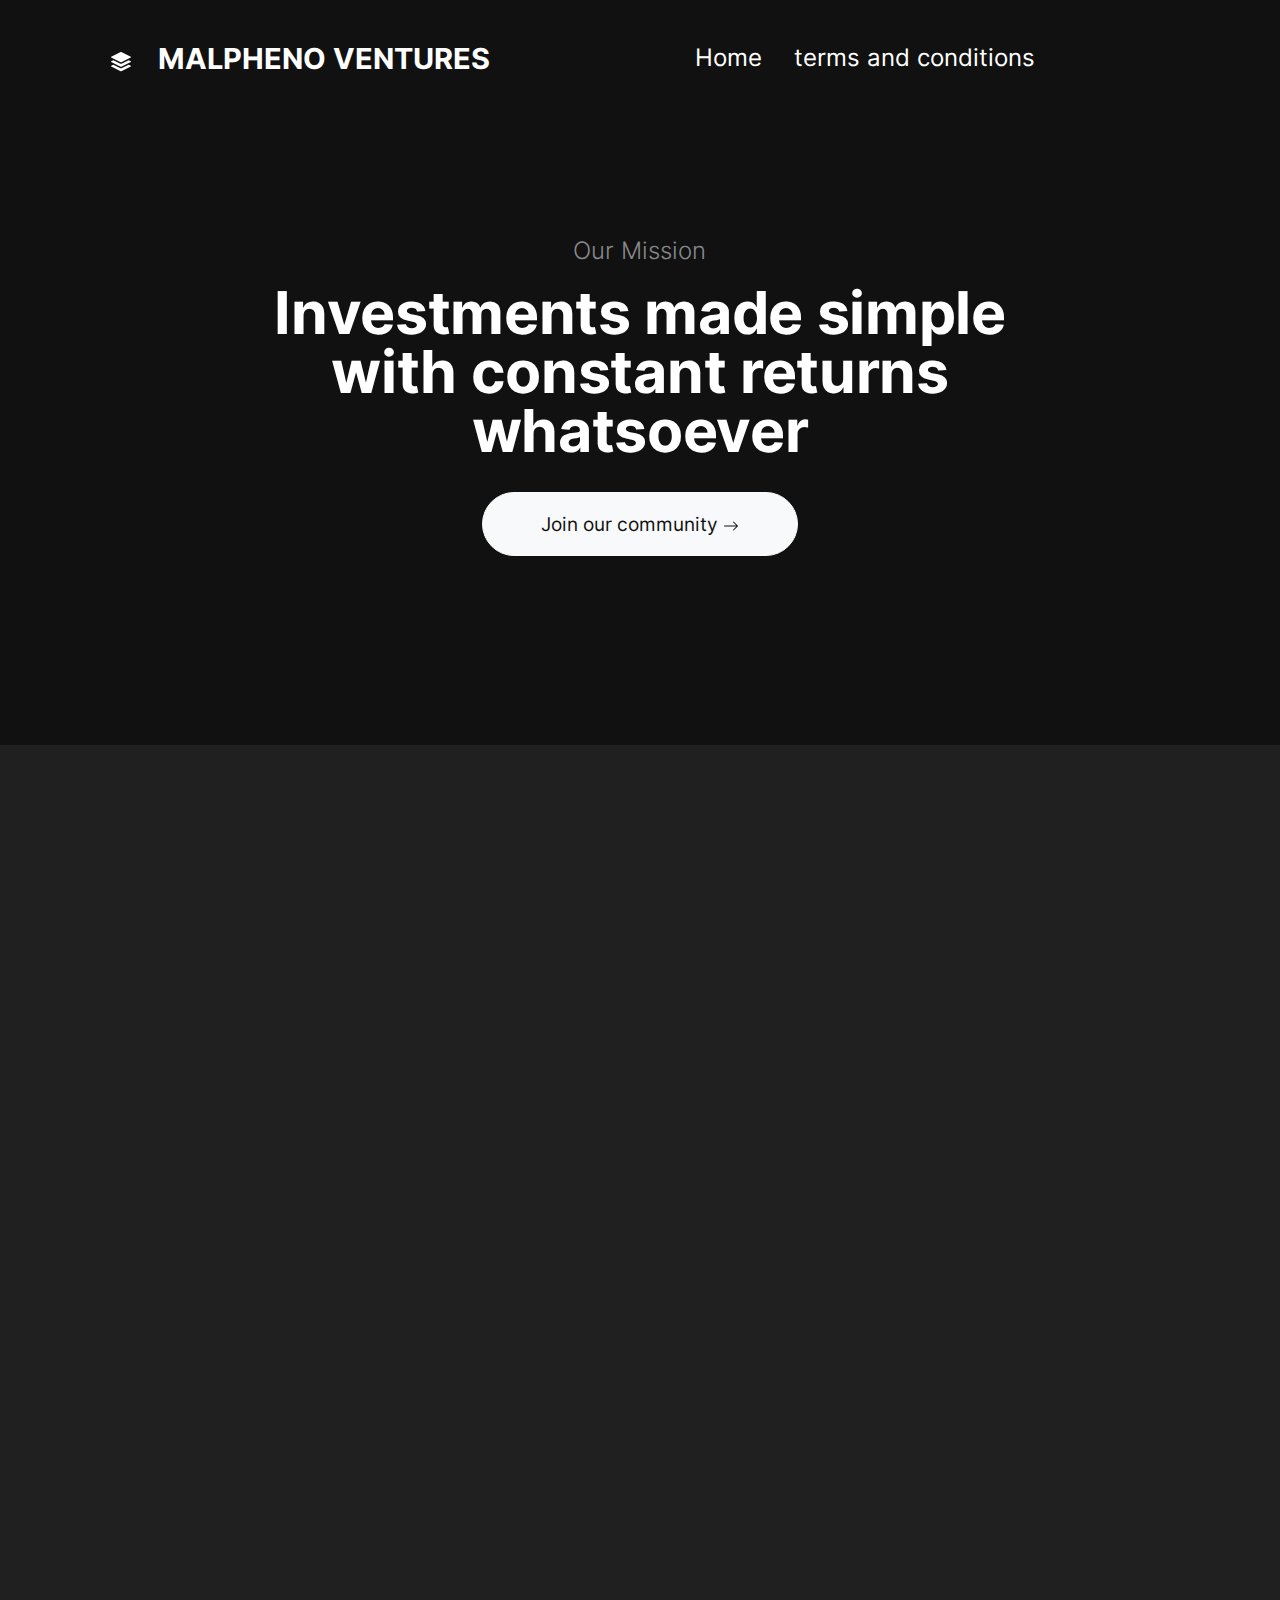
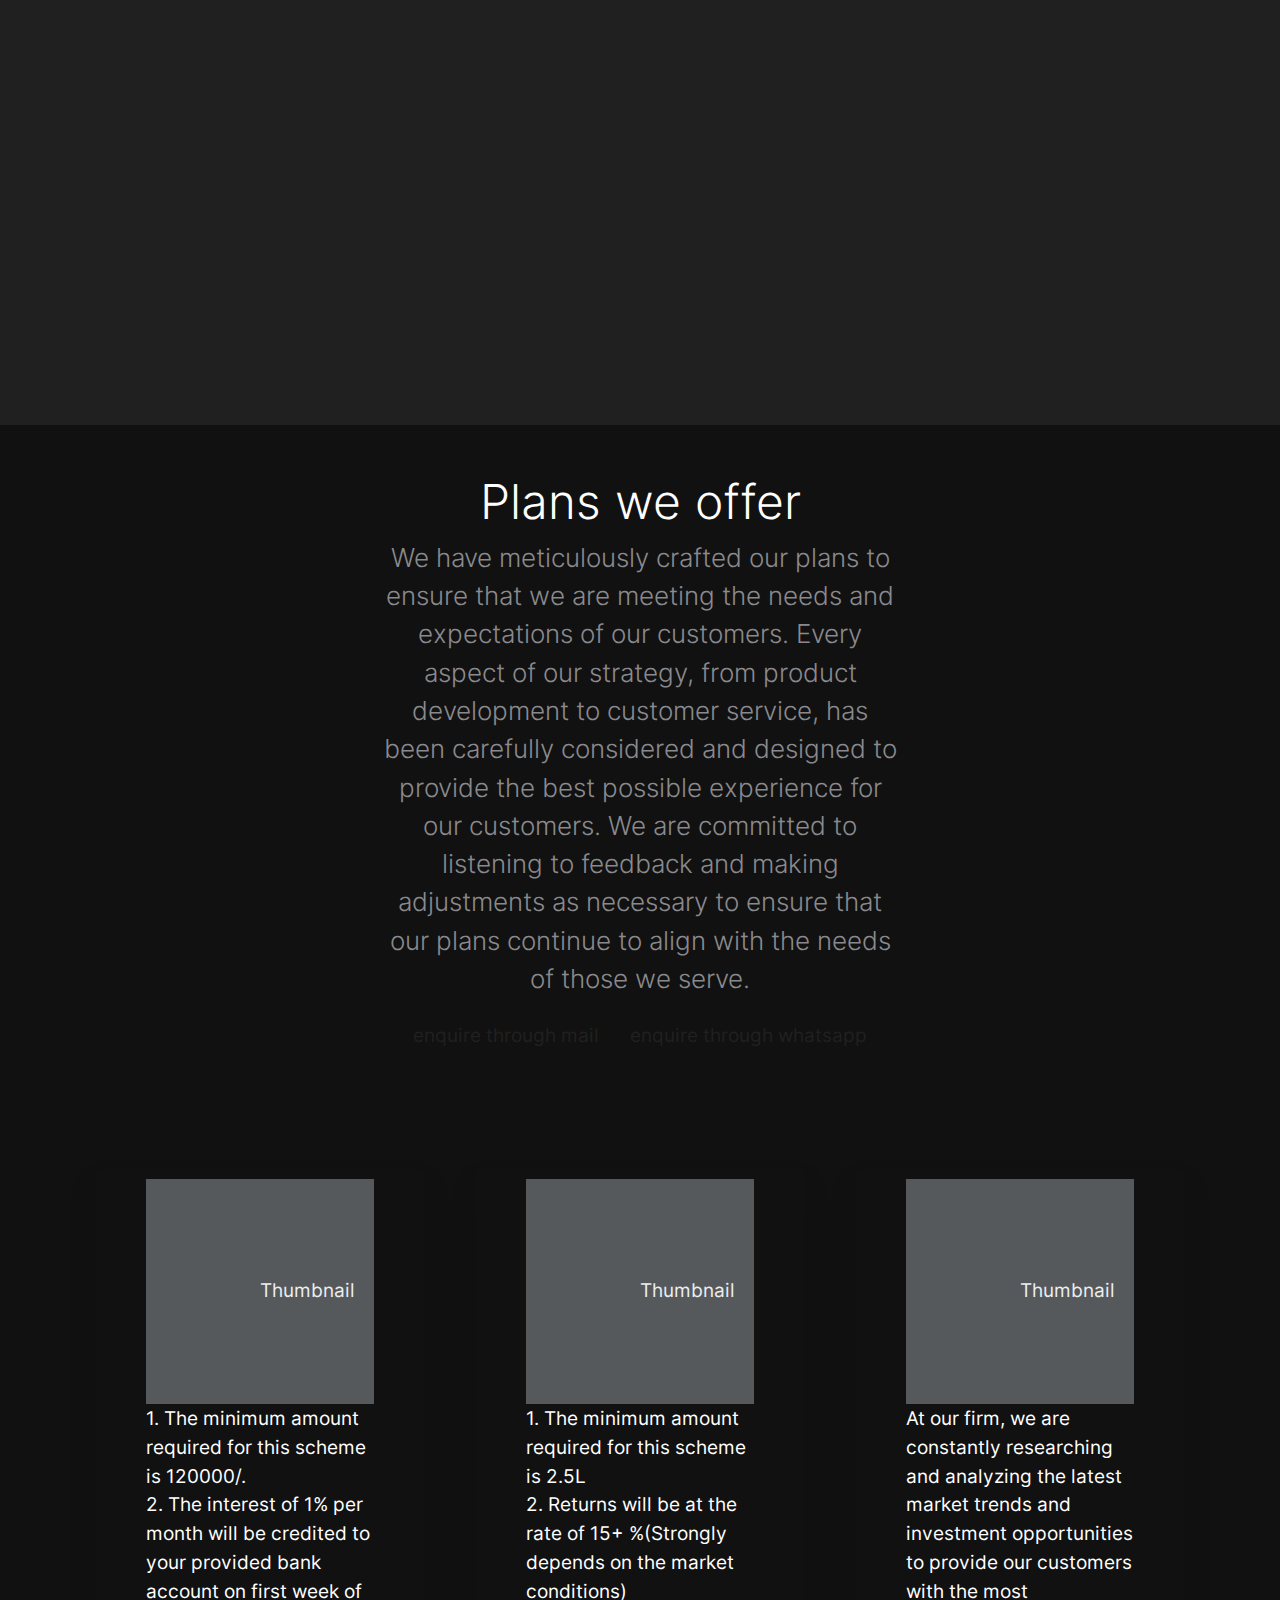
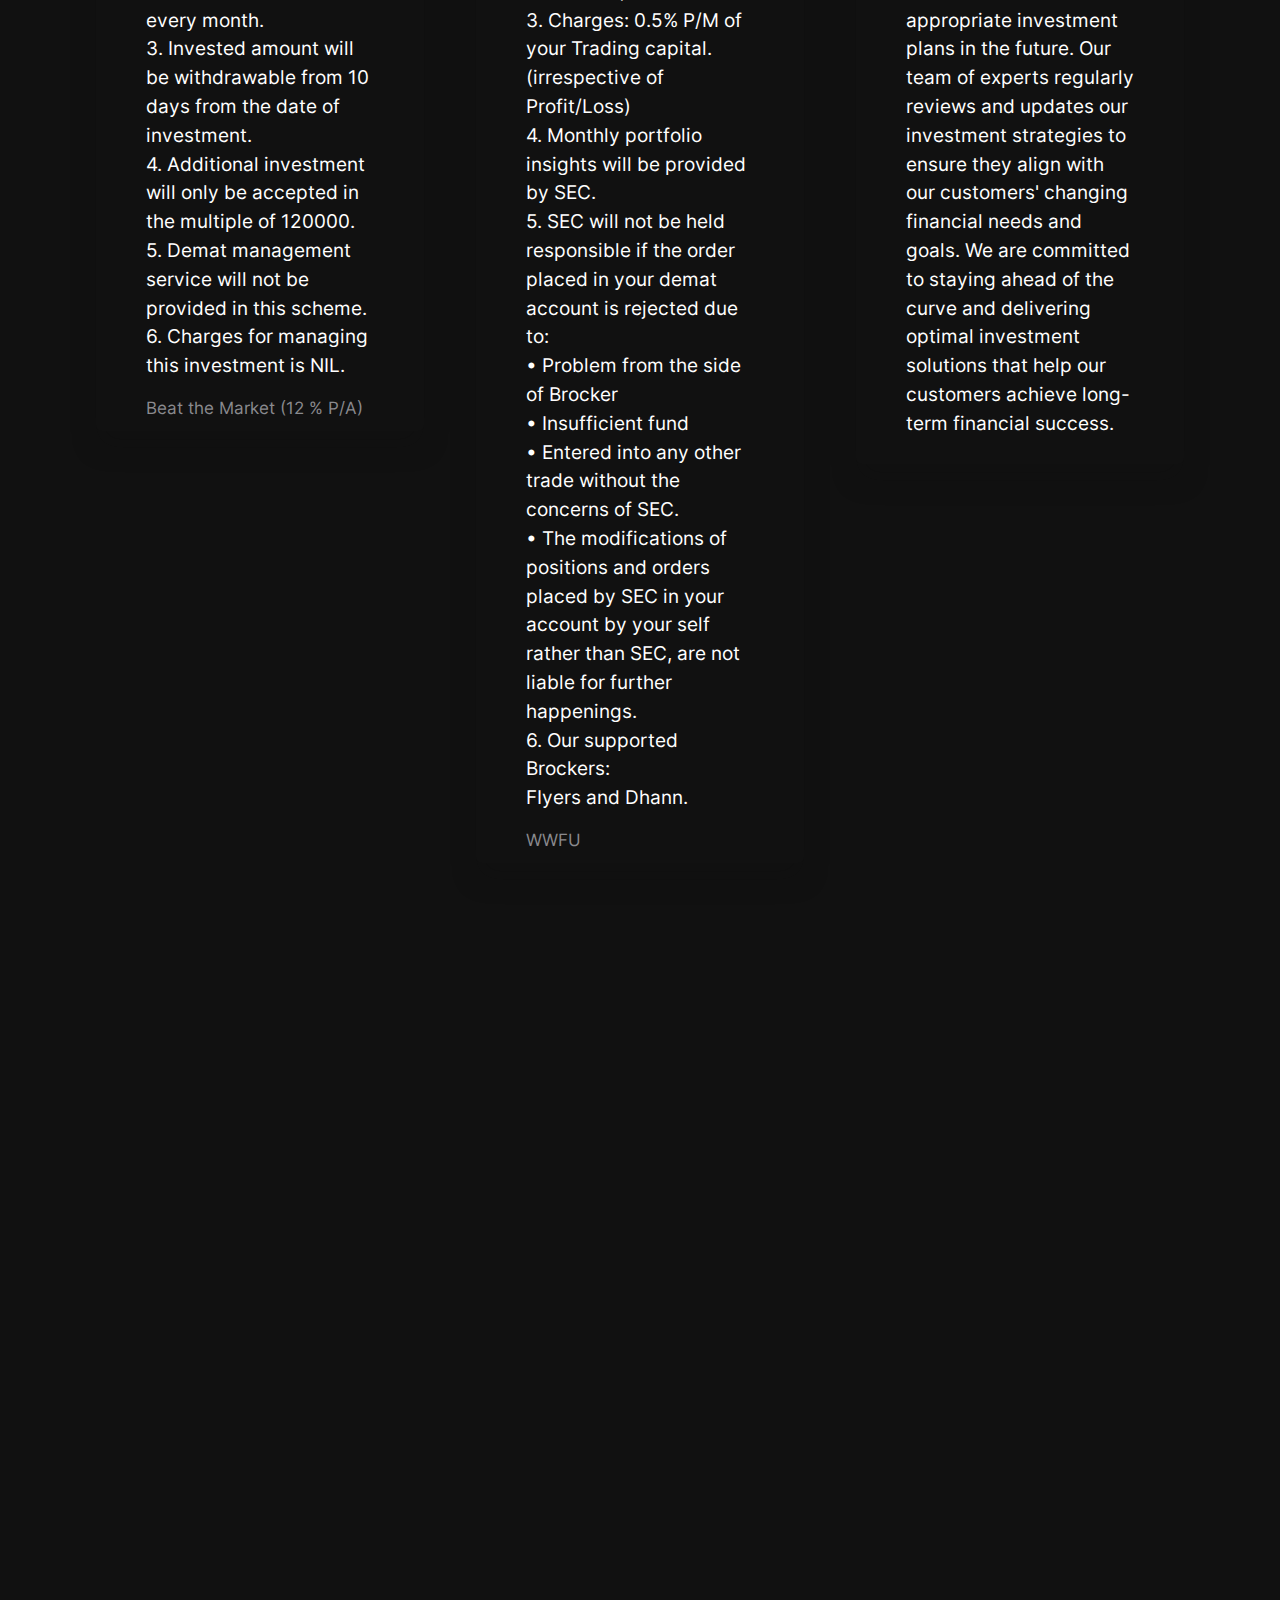
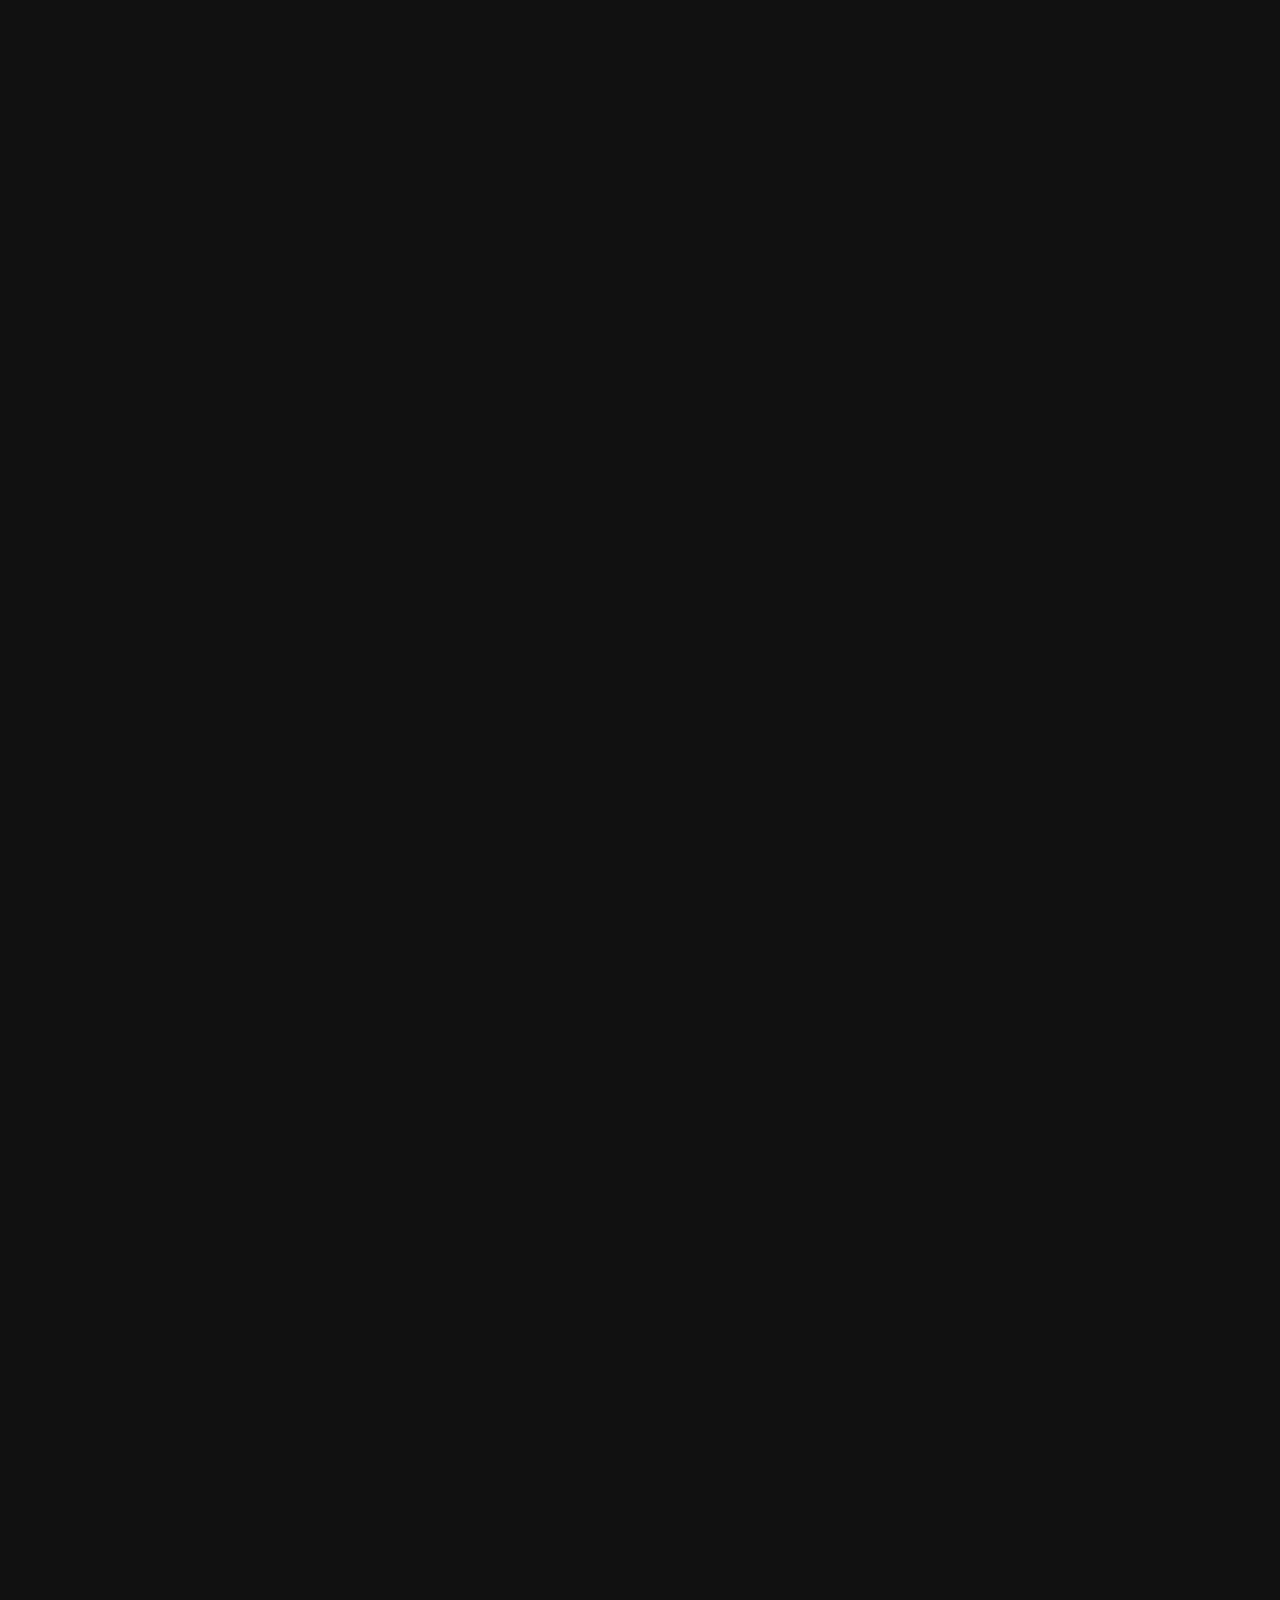
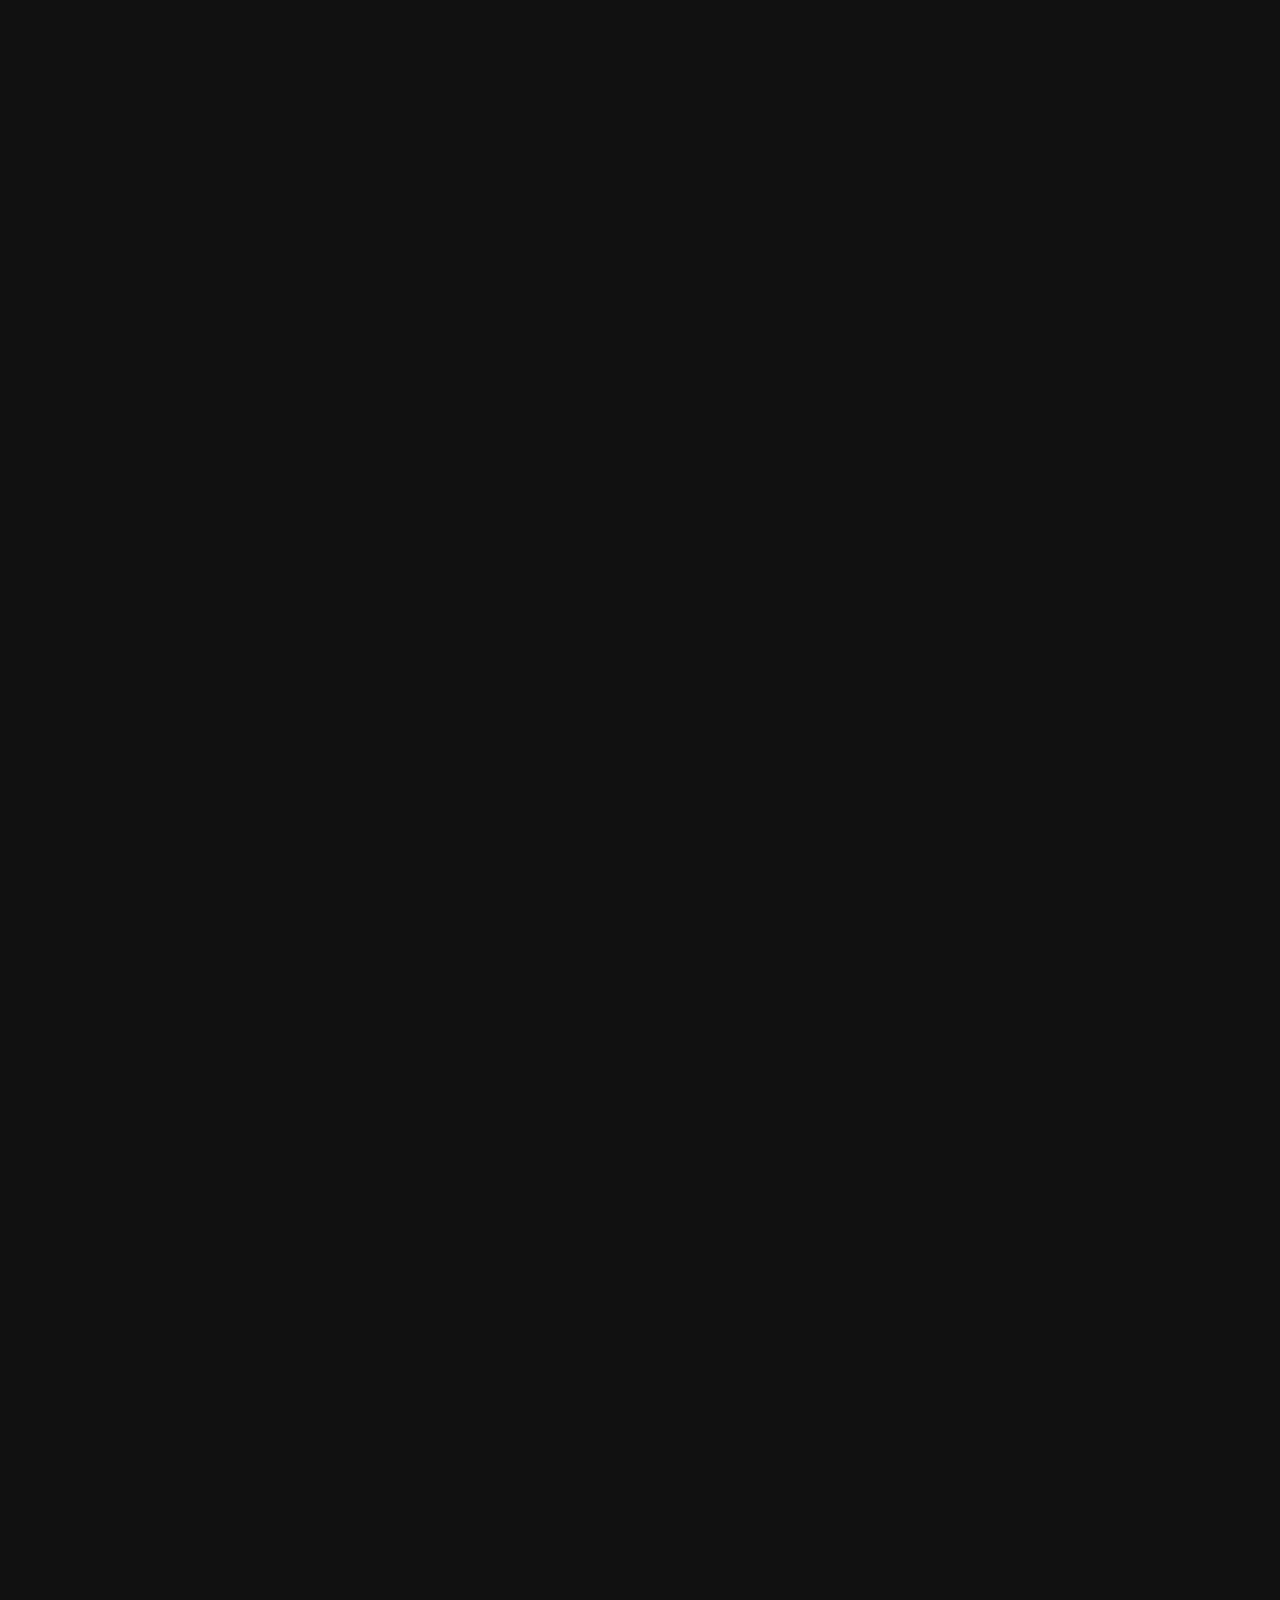
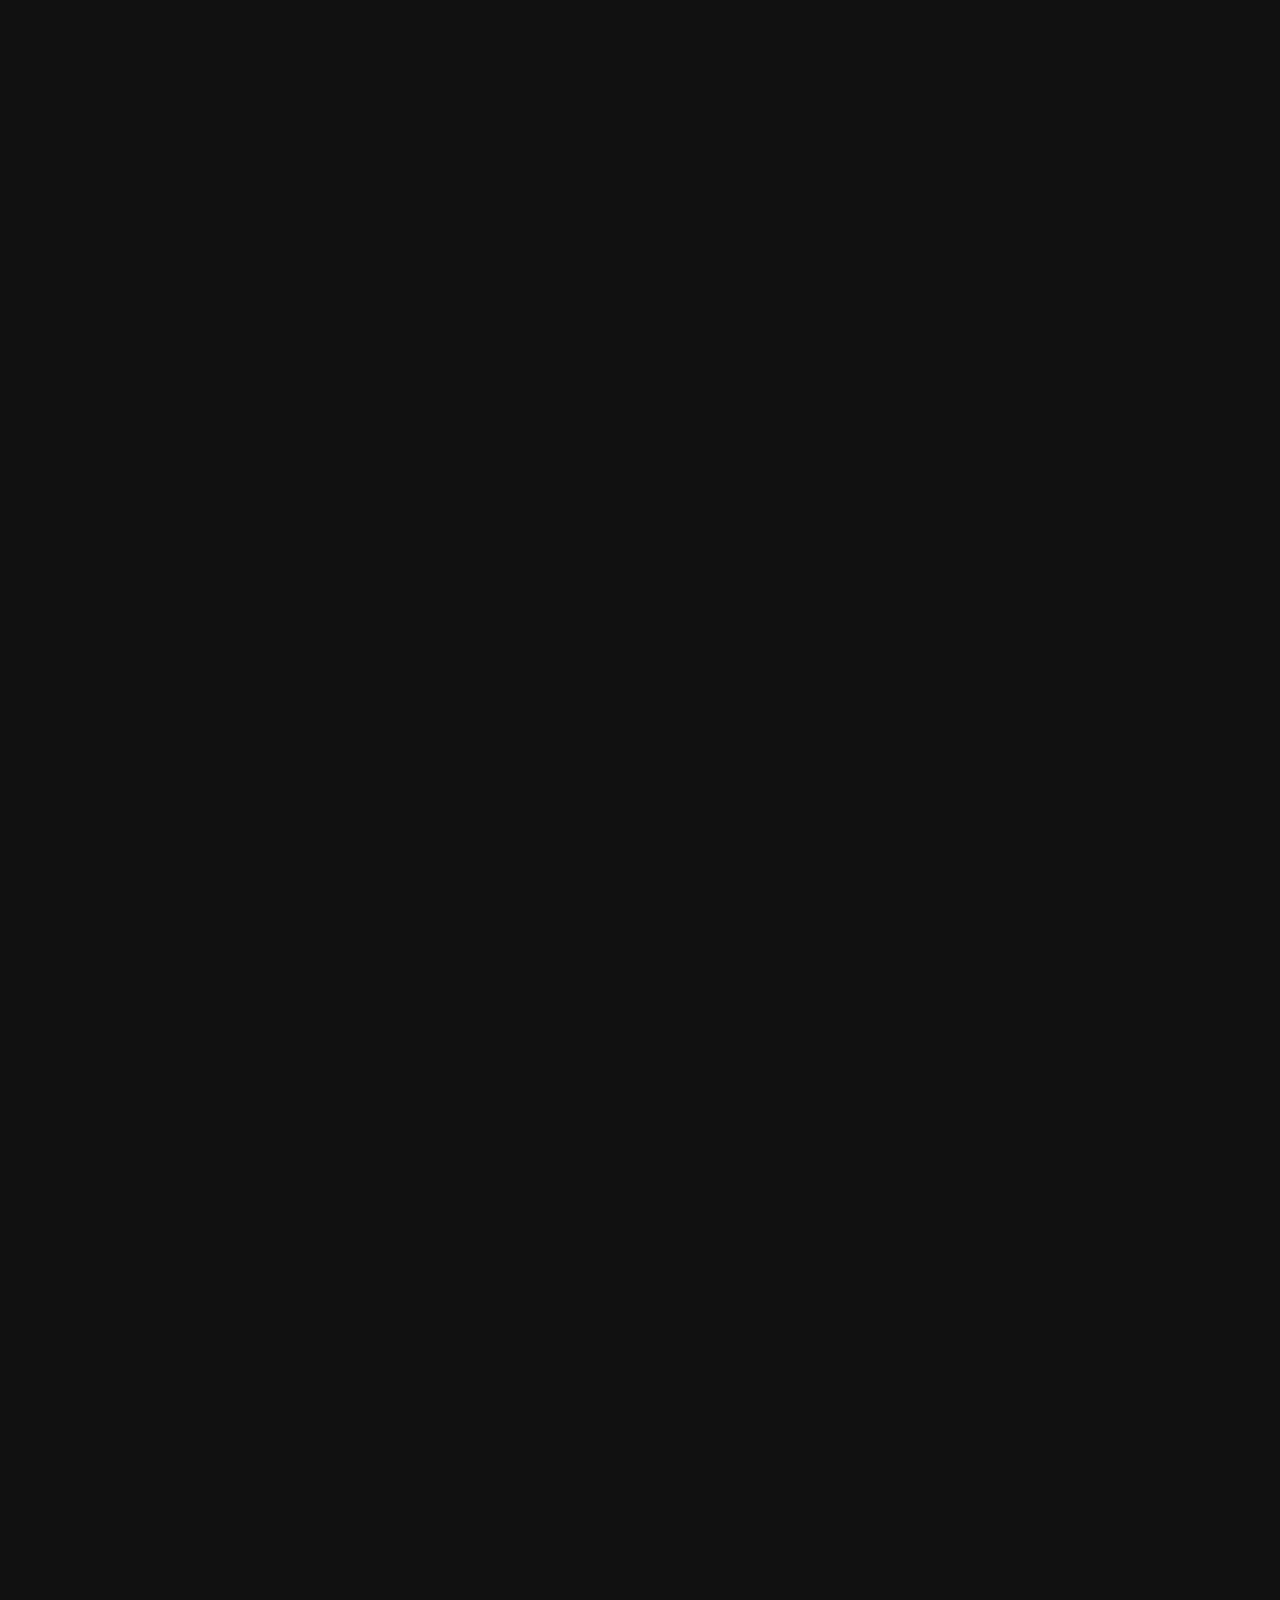
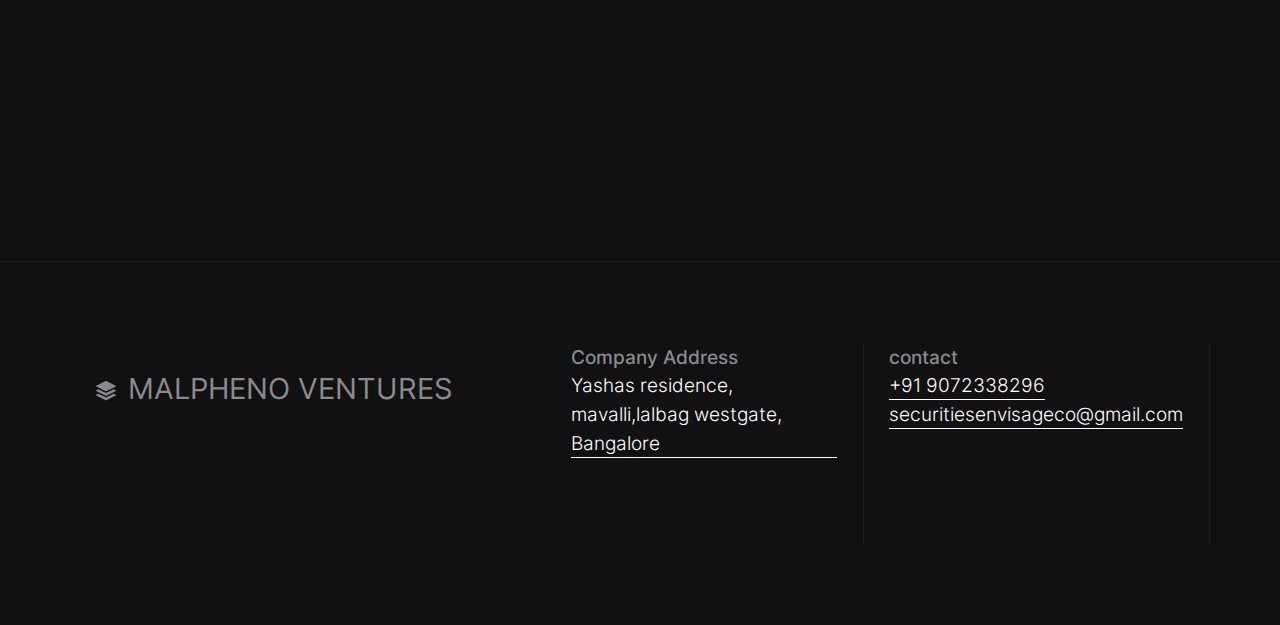
<file: klar_template_1_0/index.html>
<!doctype html>
<html class="h-100" lang="en">

  <head>
      <meta charset="utf-8">
  <meta name="viewport" content="width=device-width,initial-scale=1,shrink-to-fit=no">
  <meta name="description" content="A well made and handcrafted Bootstrap 5 template">
  <link rel="apple-touch-icon" sizes="180x180" href="img/apple-touch-icon.png">
  <link rel="icon" type="image/png" sizes="32x32" href="img/favicon-32x32.png">
  <link rel="icon" type="image/png" sizes="16x16" href="img/favicon-16x16.png">
  <link rel="icon" type="image/png" sizes="96x96" href="img/favicon.png">
  <meta name="author" content="Holger Koenemann">
  <meta name="generator" content="Eleventy v2.0.0">
  <meta name="HandheldFriendly" content="true">
  <title>Klar HTML Template - Frontpage one</title>
  <link rel="stylesheet" href="css/theme.min.css">

   <style>

/* inter-300 - latin */
@font-face {
  font-family: 'Inter';
  font-style: normal;
  font-weight: 300;
  font-display: swap;
  src: local(''),
       url('fonts/inter-v12-latin-300.woff2') format('woff2'), /* Chrome 26+, Opera 23+, Firefox 39+ */
       url('fonts/inter-v12-latin-300.woff') format('woff'); /* Chrome 6+, Firefox 3.6+, IE 9+, Safari 5.1+ */
}

/* inter-400 - latin */
@font-face {
  font-family: 'Inter';
  font-style: normal;
  font-weight: 400;
  font-display: swap;
  src: local(''),
       url('fonts/inter-v12-latin-regular.woff2') format('woff2'), /* Chrome 26+, Opera 23+, Firefox 39+ */
       url('fonts/inter-v12-latin-regular.woff') format('woff'); /* Chrome 6+, Firefox 3.6+, IE 9+, Safari 5.1+ */
}

@font-face {
  font-family: 'Inter';
  font-style: normal;
  font-weight: 500;
  font-display: swap;
  src: local(''),
       url('fonts/inter-v12-latin-500.woff2') format('woff2'), /* Chrome 26+, Opera 23+, Firefox 39+ */
       url('fonts/inter-v12-latin-500.woff') format('woff'); /* Chrome 6+, Firefox 3.6+, IE 9+, Safari 5.1+ */
}
@font-face {
  font-family: 'Inter';
  font-style: normal;
  font-weight: 700;
  font-display: swap;
  src: local(''),
       url('fonts/inter-v12-latin-700.woff2') format('woff2'), /* Chrome 26+, Opera 23+, Firefox 39+ */
       url('fonts/inter-v12-latin-700.woff') format('woff'); /* Chrome 6+, Firefox 3.6+, IE 9+, Safari 5.1+ */
}

</style>


  </head>

  <body class="bg-black text-white mt-0" data-bs-spy="scroll" data-bs-target="#navScroll">

    <nav id="navScroll" class="navbar navbar-dark bg-black fixed-top px-vw-5" tabindex="0">
  <div class="container">
    <a class="navbar-brand pe-md-4 fs-4 col-12 col-md-auto text-center" href="index.html">
  <svg xmlns="http://www.w3.org/2000/svg" width="50" height="20" fill="currentColor" class="bi bi-stack" viewBox="0 0 16 16">
    <path d="m14.12 10.163 1.715.858c.22.11.22.424 0 .534L8.267 15.34a.598.598 0 0 1-.534 0L.165 11.555a.299.299 0 0 1 0-.534l1.716-.858 5.317 2.659c.505.252 1.1.252 1.604 0l5.317-2.66zM7.733.063a.598.598 0 0 1 .534 0l7.568 3.784a.3.3 0 0 1 0 .535L8.267 8.165a.598.598 0 0 1-.534 0L.165 4.382a.299.299 0 0 1 0-.535L7.733.063z"/>
    <path d="m14.12 6.576 1.715.858c.22.11.22.424 0 .534l-7.568 3.784a.598.598 0 0 1-.534 0L.165 7.968a.299.299 0 0 1 0-.534l1.716-.858 5.317 2.659c.505.252 1.1.252 1.604 0l5.317-2.659z"/>
  </svg>
  <span class="ms-md-1 mt-1 fw-bolder me-md-5">MALPHENO VENTURES</span>
</a>

      <ul class="navbar-nav mx-auto mb-2 mb-lg-0 list-group list-group-horizontal">
      <li class="nav-item">
  <a class="nav-link fs-5" href="index.html" aria-label="Homepage">
    Home
  </a>
</li>
<li class="nav-item">
  <a class="nav-link fs-5" href="content.html" aria-label="A sample content page">
    terms and conditions
  </a>
</li>
<li class="nav-item">
  <a class="nav-link fs-5" href="system.html" aria-label="A system message page">
    
  </a>
</li>

    </ul>
      
</div>
</nav>

    <main>
      <div class="w-100 overflow-hidden position-relative bg-black text-white" data-aos="fade">
  <div class="position-absolute w-100 h-100 bg-black opacity-75 top-0 start-0"></div>
  <div class="container py-vh-4 position-relative mt-5 px-vw-5 text-center">
  <div class="row d-flex align-items-center justify-content-center py-vh-5">
    <div class="col-12 col-xl-10">
      <span class="h5 text-secondary fw-lighter">Our Mission</span>
      <h1 class="display-huge mt-3 mb-3 lh-1">Investments made simple with constant returns whatsoever</h1>
    </div>
    <div class="col-12 col-xl-8">
      <p class="lead text-secondary"></p>
    </div>
    <div class="col-12 text-center">
      <a href="https://chat.whatsapp.com/LqfYQo6O5qM0LnfCZVX4I3" class="btn btn-xl btn-light">Join our community
        <svg xmlns="http://www.w3.org/2000/svg" width="16" height="16" fill="currentColor" class="bi bi-arrow-right" viewBox="0 0 16 16">
  <path fill-rule="evenodd" d="M1 8a.5.5 0 0 1 .5-.5h11.793l-3.147-3.146a.5.5 0 0 1 .708-.708l4 4a.5.5 0 0 1 0 .708l-4 4a.5.5 0 0 1-.708-.708L13.293 8.5H1.5A.5.5 0 0 1 1 8z"/>
</svg>
</a>
    </div>
  </div>
</div>

</div>

<div class="w-100 position-relative bg-black text-white bg-cover d-flex align-items-center">
  <div class="container-fluid px-vw-5">
    <div class="position-absolute w-100 h-50 bg-dark bottom-0 start-0"></div>
    <div class="row d-flex align-items-center position-relative justify-content-center px-0 g-5">
      <!-- <div class="col-12 col-lg-6">
        <img src="DALL·E 2023-03-26 18.09.40 - 3d render of the word 'BE' in neon background.png" width="2280" height="1732" alt="abstract image" class="img-fluid position-relative rounded-5 shadow" data-aos="fade-up">
      </div>
      <div class="col-12 col-md-6 col-lg-3">
        <img src="a.png" width="1116" height="1578" alt="abstract image" class="img-fluid position-relative rounded-5 shadow" data-aos="fade-up" data-aos-duration="2000">
      </div>
      <div class="col-12 col-md-6 col-lg-3">
        <img src="bull1.png" width="1116" height="848" alt="abstract image" class="img-fluid position-relative rounded-5 shadow" data-aos="fade-up" data-aos-duration="3000">
      </div> -->
    </div>
  </div>
</div>
<div class="bg-dark">
  <div class="container px-vw-5 py-vh-5">
    <div class="row d-flex align-items-center">
      <div class="col-12 col-lg-7 text-lg-end" data-aos="fade-right">
        <span class="h5 text-secondary fw-lighter">THE GOAL</span>
        <h2 class="display-4">"Experience exponential growth with us - your partner for success!"</h2>
      </div>
      <div class="col-12 col-lg-5" data-aos="fade-left">
        <h3 class="pt-5">MISSION</h3>
        <p class="text-secondary">Our mission is to deliver exceptional [product/service] solutions to our customers, leveraging the latest technology and best practices to provide the highest quality and most reliable products and services at the best price possible. We are committed to understanding the unique needs of our customers and providing personalized service that exceeds their expectations. We strive to operate with integrity and respect, and to create a positive impact on the communities in which we operate. Through our commitment to innovation, quality, and customer service, we aim to be a trusted partner for our customers and a leading force in the industry.<br>
          <a href="#" class="link-fancy link-fancy-light me-2">Tell me more</a>
          <svg xmlns="http://www.w3.org/2000/svg" width="24" height="24" fill="currentColor" class="bi bi-arrow-right-circle" viewBox="0 0 16 16">
  <path fill-rule="evenodd" d="M1 8a7 7 0 1 0 14 0A7 7 0 0 0 1 8zm15 0A8 8 0 1 1 0 8a8 8 0 0 1 16 0zM4.5 7.5a.5.5 0 0 0 0 1h5.793l-2.147 2.146a.5.5 0 0 0 .708.708l3-3a.5.5 0 0 0 0-.708l-3-3a.5.5 0 1 0-.708.708L10.293 7.5H4.5z"/>
</svg>
</p>
        <h3 class="border-top border-secondary pt-5 mt-5">VISION</h3>
        <p class="text-secondary">Our vision is to be the leading provider of [product/service] in the industry, recognized for our innovation, quality, skilled workers and exceptional customer service. We aspire to be a company that sets the standard for excellence in everything we do, and to create meaningful value for all of our stakeholders as well as customers<br>
          <a href="#" class="link-fancy link-fancy-light me-2">Tell me more</a>
          <svg xmlns="http://www.w3.org/2000/svg" width="24" height="24" fill="currentColor" class="bi bi-arrow-right-circle" viewBox="0 0 16 16">
  <path fill-rule="evenodd" d="M1 8a7 7 0 1 0 14 0A7 7 0 0 0 1 8zm15 0A8 8 0 1 1 0 8a8 8 0 0 1 16 0zM4.5 7.5a.5.5 0 0 0 0 1h5.793l-2.147 2.146a.5.5 0 0 0 .708.708l3-3a.5.5 0 0 0 0-.708l-3-3a.5.5 0 1 0-.708.708L10.293 7.5H4.5z"/>
</svg>
</p>
      </div>
    </div>
  </div>
</div>







<main>

  <section class="py-5 text-center container">
    <div class="row py-lg-5">
      <div class="col-lg-6 col-md-8 mx-auto">
        <h1 class="fw-light">Plans we offer</h1>
        <p class="lead text-muted">We have meticulously crafted our plans to ensure that we are meeting the needs and expectations of our customers. Every aspect of our strategy, from product development to customer service, has been carefully considered and designed to provide the best possible experience for our customers. We are committed to listening to feedback and making adjustments as necessary to ensure that our plans continue to align with the needs of those we serve.</p>
        <p>
          <a href="mailto:securitiesenvisageco@gmail.com" class="btn btn-primary my-2">enquire through mail</a>
          <a href="https://wa.me/message/V5ZKTJ3LM46XN1" class="btn btn-secondary my-2">enquire through whatsapp</a>
        </p>
      </div>
    </div>
  </section>

  <div class="album py-5 bg-black">
    <div class="container">

      <div class="row row-cols-1 row-cols-sm-2 row-cols-md-3 g-3 bg-black">
        <div class="col">
          <div class="card shadow-sm bg-black">
            <svg class="bd-placeholder-img card-img-top" width="100%" height="225" xmlns="http://www.w3.org/2000/svg" role="img" aria-label="Placeholder: Thumbnail" preserveAspectRatio="xMidYMid slice" focusable="false"><title>Placeholder</title><rect width="100%" height="100%" fill="#55595c"/><text x="50%" y="50%" fill="#eceeef" dy=".3em">Thumbnail</text></svg>

            <div class="card-body">
              <p class="card-text">1. The minimum amount required for this scheme is 120000/. <br>
                2. The interest of 1% per month will be credited to your provided bank account on first week of every month.<br>
                3. Invested amount will be withdrawable from 10 days from the date of investment.<br>
                4. Additional investment will only be accepted in the multiple of 120000. <br>
                5. Demat management service will not be provided in this scheme.<br>
                6. Charges for managing this investment is NIL.
                
                </p>
              <div class="d-flex justify-content-between align-items-center">
                <div class="btn-group">
                  <!-- <button type="button" class="btn btn-sm btn-outline-secondary">View</button>
                  <button type="button" class="btn btn-sm btn-outline-secondary">Edit</button> -->
                </div>
                <small class="text-muted">Beat the Market (12 % P/A)
                </small>
              </div>
            </div>
          </div>
        </div>
        <div class="col">
          <div class="card shadow-sm bg-black">
            <svg class="bd-placeholder-img card-img-top" width="100%" height="225" xmlns="http://www.w3.org/2000/svg" role="img" aria-label="Placeholder: Thumbnail" preserveAspectRatio="xMidYMid slice" focusable="false"><title>Placeholder</title><rect width="100%" height="100%" fill="#55595c"/><text x="50%" y="50%" fill="#eceeef" dy=".3em">Thumbnail</text></svg>

            <div class="card-body bg-black">
              <p class="card-text bg-black">1. The minimum amount required for this scheme is 2.5L <br>
                2. Returns will be at the rate of 15+ %(Strongly depends on the market conditions)   <br>
                3. Charges: 0.5% P/M of your Trading capital.(irrespective of Profit/Loss)   <br>
                4. Monthly portfolio insights will be provided by SEC.    <br>
                5. SEC will not be held responsible if the order placed in your demat account is rejected due to:  <br>
                 • Problem from the side of Brocker  <br>
                 • Insufficient fund   <br>
                 • Entered into any other trade without the concerns of SEC.   <br>
                 • The modifications of positions and orders placed by SEC in your account by your self rather than SEC, are not liable for further happenings.   <br>
                6. Our supported Brockers: FIyers and Dhann.</p>
              <div class="d-flex justify-content-between align-items-center bg-black">
                <div class="btn-group">
                  <!-- <button type="button" class="btn btn-sm btn-outline-secondary">View</button>
                  <button type="button" class="btn btn-sm btn-outline-secondary">Edit</button> -->
                </div>
                <small class="text-muted">WWFU</small>
              </div>
            </div>
          </div>
        </div>
        <div class="col">
          <div class="card shadow-sm bg-black">
            <svg class="bd-placeholder-img card-img-top" width="100%" height="225" xmlns="http://www.w3.org/2000/svg" role="img" aria-label="Placeholder: Thumbnail" preserveAspectRatio="xMidYMid slice" focusable="false"><title>Placeholder</title><rect width="100%" height="100%" fill="#55595c"/><text x="50%" y="50%" fill="#eceeef" dy=".3em">Thumbnail</text></svg>

            <div class="card-body">
              <p class="card-text">At our firm, we are constantly researching and analyzing the latest market trends and investment opportunities to provide our customers with the most appropriate investment plans in the future. Our team of experts regularly reviews and updates our investment strategies to ensure they align with our customers' changing financial needs and goals. We are committed to staying ahead of the curve and delivering optimal investment solutions that help our customers achieve long-term financial success.</p>
              <div class="d-flex justify-content-between align-items-center">
                <div class="btn-group">
                  <!-- <button type="button" class="btn btn-sm btn-outline-secondary">View</button>
                  <button type="button" class="btn btn-sm btn-outline-secondary">Edit</button> -->
                </div>
                <small class="text-muted"> </small>
              </div>
            </div>
          </div>
        </div>

      







</div>
<div class="container-fluid px-vw-5 position-relative" data-aos="fade">
<div class="position-absolute w-100 h-50 bg-black top-0 start-0"></div>
<!-- <div class="position-relative py-vh-5 bg-cover bg-center rounded-5" style="background-image: url(img/webp/abstract12.webp)"> -->
  <div class="container bg-black px-vw-5 py-vh-3 rounded-5 shadow">
  <div class="row d-flex align-items-center">

  <div class="col-6 d-flex align-items-center bg-dark shadow rounded-5 p-0" data-aos="zoom-in-up">
    <div class="row d-flex justify-content-center">
      <div class="col-12">
    <img src="IMG-20230324-WA0192 (2).jpg" width="684" height="457" alt="our CEO with some nice numbers" class="img-fluid rounded-5" loading="lazy">
  </div>
  <div class="col-12 col-lg-10 col-xl-8 text-center my-5">
    <p class="lead border-bottom pb-4 border-secondary">Average capital of 3 lacks,30% achieved in 6 months</p>
    <p class="text-secondary text-center">Uthraj M S, CEO</p>
</div>
</div>
</div>
  <div class="col-5 offset-1">
    <span class="h5 text-white fw-lighter">Total capital</span>
    <h2 class="display-huge fw-bolder" data-aos="zoom-in-left"> ₹1800000 <br> total capital <br> collected </h2>
<p class="h4 fw-lighter text-white-50">
    From our most trusted customer base. 
</p>

<h2 class="display-huge fw-bolder border-top border-secondary pt-5 mt-5" data-aos="zoom-in-left">18% per annum <br> forever</h2>
<p class="h4 fw-light text-secondary">
this is constant,bear will not take you.
</p>
<h2 class="display-huge fw-bolder border-top border-secondary pt-5 mt-5" data-aos="zoom-in-left">100%  <br> customer <br> satisfaction</h2>
<p class="h4 fw-lighter text-white">
customer satisfaction
</p>
</div>
  </div>
</div>


<div class="bg-black py-vh-3">
  <div class="container bg-black px-vw-5 py-vh-3 rounded-5 shadow">

  <div class="row gx-5">
    <div class="col-12 col-md-6">
      <div class="card bg-transparent mb-5" data-aos="zoom-in-up">
        <div class="bg-dark shadow rounded-5 p-0">
          <img src="my photo.jpeg" width="582" height="327" alt="abstract image" class="img-fluid rounded-5 no-bottom-radius" loading="lazy">
          <div class="p-5">
            <h2 class="fw-lighter">Uthraj MS,Founder/CEO </h2>
            <p class="pb-4 text-secondary">I am thrilled to welcome you to our company's website. As the founder of this company, I am proud to lead a team of talented professionals who are passionate about delivering innovative products and services to our customers.

              We take great pride in our track record of success and the relationships we have built with our clients.
              
              At our core, we believe in innovation, agility, and customer service. We are constantly pushing the boundaries of what is possible, exploring new technologies and much more!</p>
            <a href="#" class="link-fancy link-fancy-light">Read more</a>
          </div>
        </div>
      </div>

      <div class="card bg-transparent" data-aos="zoom-in-up">
        <div class="bg-dark shadow rounded-5 p-0">
          <img src="ashilesh.jpeg" width="582" height="442" alt="abstract image" class="img-fluid rounded-5 no-bottom-radius" loading="lazy">
          <div class="p-5">
            <h2 class="fw-lighter">Ashilesh,Co-Founder/Secretary</h2>
            <p class="pb-4 text-secondary">As we embark on this new journey together, I want to take a moment to thank each and every one of you for your hard work and dedication. And I am very proud of the progress we are attaining .I am confident that with our combined efforts, we will continue to grow and succeed. I am excited to see what the future holds for us. Let’s together make it a wonderful success!</p>
            <a href="#" class="link-fancy link-fancy-light">Read more</a>
          </div>
        </div>
      </div>
    </div>
    <div class="col-12 col-md-6">
      <div class="p-5 pt-0 mt-5" data-aos="fade">
        <span class="h5 text-secondary fw-lighter">who are we?</span>
        <h2 class="display-4">There is a lot we don´t know. Here is a small sneak peek</h2>
      </div>
      <div class="card bg-transparent mb-5 mt-5" data-aos="zoom-in-up">
        <div class="bg-dark shadow rounded-5 p-0">
          <img src="DP1.jpg" width="582" height="390" alt="abstract image" class="img-fluid rounded-5 no-bottom-radius" loading="lazy">
          <div class="p-5">
            <h2 class="fw-lighter">Nandu Kannan M,Co-founder/CTO</h2>
            <p class="pb-4 text-secondary">trust with consistent technological and managerial improvements for value addition as a whole is our end goal.</p>
            <a href="#" class="link-fancy link-fancy-light">Read more</a>
          </div>
        </div>
      </div>

      <div class="card bg-transparent" data-aos="zoom-in-up">
        <div class="bg-dark shadow rounded-5 p-0">
          <img src="IMG_20221201_160147_157.jpg" width="582" height="327" alt="abstract image" class="img-fluid rounded-5 no-bottom-radius" loading="lazy">
          <div class="p-5">
            <h2 class="fw-lighter">Sidharth T N,Co-founder/legal head</h2>
            <p class="pb-4 text-secondary">Our company places a high priority on legal compliance and ethical conduct. We are committed to upholding the highest standards of legal and ethical behavior in all of our operations and interactions. We take seriously our legal and regulatory obligations, including data protection and privacy laws, anti-corruption and anti-bribery laws, and employment laws.</p>
            <a href="#" class="link-fancy link-fancy-light">Read more</a>
          </div>
        </div>
      </div>
    </div>
  </div>

</div>

</div>
<div class="bg-dark position-relative">
  <div class="container px-vw-5 py-vh-5">
    <div class="row d-flex align-items-center">

      <div class="col-12 col-lg-7">
        <img class="img-fluid rounded-5 mb-n5 shadow" src="imgx1.jpg" width="512" height="512" alt="a nice person" loading="lazy" data-aos="zoom-in-right">
        <img class="img-fluid rounded-5 ms-5 mb-n5 shadow" src="imgx3.jpg" width="512" height="512" alt="another nice person" loading="lazy" data-aos="zoom-in-up">
      </div>
      <div class="col-12 col-lg-5 bg-dark rounded-5 py-5" data-aos="fade">
        <span class="h5 text-secondary fw-lighter">What we do?</span>
        <h2 class="display-4">We give the returns,Whatever the market conditions are</h2>
      </div>
    </div>
  </div>
</div>

<div class="bg-black">
<div class="container px-vw-5 py-vh-5">
  <div class="row d-flex align-items-center">
    <div class="col-12 col-lg-5 text-center text-lg-end" data-aos="zoom-in-right">
      <span class="h5 text-secondary fw-lighter">""</span>
      <h2 class="display-4">Come Join Us</h2>
    </div>
    <div class="col-12 col-lg-7 bg-dark rounded-5 py-vh-3 text-center my-5" data-aos="zoom-in-up">
      <h2 class="display-huge mb-5">
        <span class="fs-4 me-2 fw-light"></span><span class="border-bottom border-5">Fill the form</span><span class="fs-6 fw-light"></span></h2>
      <p class="lead text-secondary">We need vibrant minds to join us</p>
      <a href="https://docs.google.com/forms/d/1N-Czn4iU8flRG20aoPx7MTjV6fhVtjfa990JaWZTpN0/prefill" class="btn btn-xl btn-light">Here
        <svg xmlns="http://www.w3.org/2000/svg" width="16" height="16" fill="currentColor" class="bi bi-arrow-right" viewBox="0 0 16 16">
  <path fill-rule="evenodd" d="M1 8a.5.5 0 0 1 .5-.5h11.793l-3.147-3.146a.5.5 0 0 1 .708-.708l4 4a.5.5 0 0 1 0 .708l-4 4a.5.5 0 0 1-.708-.708L13.293 8.5H1.5A.5.5 0 0 1 1 8z"/>
</svg>
</a>
    </div>
  </div>
</div>
</div>
</div>




    </main>

    <footer class="bg-black border-top border-dark">
  <div class="container py-vh-4 text-secondary fw-lighter">
    <div class="row">
      <div class="col-12 col-lg-5 py-4 text-center text-lg-start">
            <a class="navbar-brand pe-md-4 fs-4 col-12 col-md-auto text-center" href="index.html">
  <svg xmlns="http://www.w3.org/2000/svg" width="20" height="20" fill="currentColor" class="bi bi-stack" viewBox="0 0 16 16">
    <path d="m14.12 10.163 1.715.858c.22.11.22.424 0 .534L8.267 15.34a.598.598 0 0 1-.534 0L.165 11.555a.299.299 0 0 1 0-.534l1.716-.858 5.317 2.659c.505.252 1.1.252 1.604 0l5.317-2.66zM7.733.063a.598.598 0 0 1 .534 0l7.568 3.784a.3.3 0 0 1 0 .535L8.267 8.165a.598.598 0 0 1-.534 0L.165 4.382a.299.299 0 0 1 0-.535L7.733.063z"/>
    <path d="m14.12 6.576 1.715.858c.22.11.22.424 0 .534l-7.568 3.784a.598.598 0 0 1-.534 0L.165 7.968a.299.299 0 0 1 0-.534l1.716-.858 5.317 2.659c.505.252 1.1.252 1.604 0l5.317-2.659z"/>
  </svg>
  <span class="ms-md-1 mt-1 fw-bolder me-md-5">MALPHENO VENTURES</span>
</a>

      </div>
      <div class="col border-end border-dark">
        <span class="h6">Company Address</span>
<ul class="nav flex-column">
  <li class="nav-item">
    <a href="https://www.google.com/maps?q=12.9518562,77.5804957&z=17&hl=en" class="link-fancy link-fancy-light">Yashas residence, mavalli,lalbag westgate, Bangalore</a>
  </li>
 
</ul>
      </div>
      <div class="col border-end border-dark">
                <span class="h6">contact</span>
                <ul class="nav flex-column">
                  <li class="nav-item">
                    <a href="#" class="link-fancy link-fancy-light">+91 9072338296 </a>
                  </li>
                  <li class="nav-item">
                    <a href="#" class="link-fancy link-fancy-light">securitiesenvisageco@gmail.com</a>
                  </li>

                  <li class="nav-item">
                    <a href="#" class="link-fancy link-fancy-light"></a>
                  </li>
                  <li class="nav-item">
                    <a href="#" class="link-fancy link-fancy-light"></a>
                  </li>
                  <li class="nav-item">
                    <a href="#" class="link-fancy link-fancy-light"></a>
                  </li>
                  <li class="nav-item">
                    <a href="#" class="link-fancy link-fancy-light"></a>
                  </li>
                </ul>
      </div>
      
      </div>
    </div>
  </div>
 
  </div>
</footer>








<script src="js/bootstrap.bundle.min.js"></script>
<script src="js/aos.js"></script>
<script>
AOS.init({
 duration: 800, // values from 0 to 3000, with step 50ms
});
</script>
<script>
  let scrollpos = window.scrollY
  const header = document.querySelector(".navbar")
  const header_height = header.offsetHeight

  const add_class_on_scroll = () => header.classList.add("scrolled", "shadow-sm")
  const remove_class_on_scroll = () => header.classList.remove("scrolled", "shadow-sm")

  window.addEventListener('scroll', function() {
    scrollpos = window.scrollY;

    if (scrollpos >= header_height) { add_class_on_scroll() }
    else { remove_class_on_scroll() }

    console.log(scrollpos)
  })
</script>

  </body>
</html>








  <!-- Required meta tags -->
  <meta charset="utf-8">
  <meta name="viewport" content="width=device-width, initial-scale=1">

  <!-- Bootstrap CSS -->
  <link href="https://cdn.jsdelivr.net/npm/bootstrap@5.0.0-beta1/dist/css/bootstrap.min.css" rel="stylesheet" integrity="sha384-giJF6kkoqNQ00vy+HMDP7azOuL0xtbfIcaT9wjKHr8RbDVddVHyTfAAsrekwKmP1" crossorigin="anonymous">

  <title>Bootstrap 5.0 Pricing Table</title>

  <style>
    .card {
      border:none;
      padding: 10px 50px;
    }

    .card::after {
      position: absolute;
      z-index: -1;
      opacity: 0;
      -webkit-transition: all 0.6s cubic-bezier(0.165, 0.84, 0.44, 1);
      transition: all 0.6s cubic-bezier(0.165, 0.84, 0.44, 1);
    }

    .card:hover {


      transform: scale(1.02, 1.02);
      -webkit-transform: scale(1.02, 1.02);
      backface-visibility: hidden; 
      will-change: transform;
      box-shadow: 0 1rem 3rem rgba(0,0,0,.75) !important;
    }

    .card:hover::after {
      opacity: 1;
    }

    .card:hover .btn-outline-primary{
      color:white;
      background:#007bff;
    }

  </style>




  <!-- Option 1: Bootstrap Bundle with Popper -->
  <script src="https://cdn.jsdelivr.net/npm/bootstrap@5.0.0-beta1/dist/js/bootstrap.bundle.min.js" integrity="sha384-ygbV9kiqUc6oa4msXn9868pTtWMgiQaeYH7/t7LECLbyPA2x65Kgf80OJFdroafW" crossorigin="anonymous"></script>


</body>
</html>
</file>
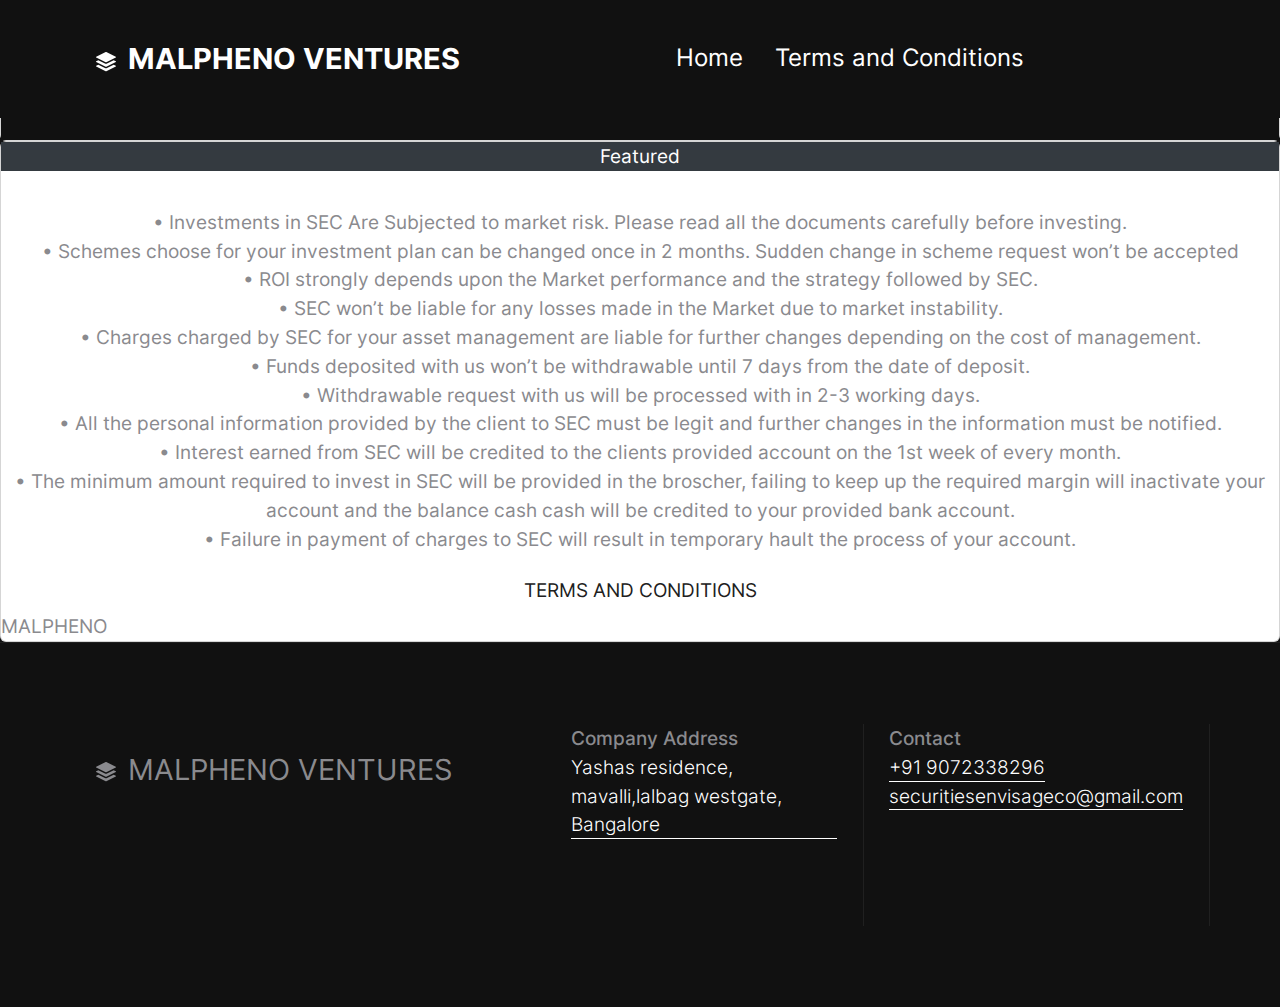
<file: klar_template_1_0/content.html>
<!doctype html>
<html class="h-100" lang="en">

  <head>
      <meta charset="utf-8">
  <meta name="viewport" content="width=device-width,initial-scale=1,shrink-to-fit=no">
  <meta name="description" content="A well made and handcrafted Bootstrap 5 template">
  <link rel="apple-touch-icon" sizes="180x180" href="img/apple-touch-icon.png">
  <link rel="icon" type="image/png" sizes="32x32" href="img/favicon-32x32.png">
  <link rel="icon" type="image/png" sizes="16x16" href="img/favicon-16x16.png">
  <link rel="icon" type="image/png" sizes="96x96" href="img/favicon.png">
  <meta name="author" content="Holger Koenemann">
  <meta name="generator" content="Eleventy v2.0.0">
  <meta name="HandheldFriendly" content="true">
  <title>Terms and Conditions</title>
  <link rel="stylesheet" href="css/theme.min.css">

   <style>

/* inter-300 - latin */
@font-face {
  font-family: 'Inter';
  font-style: normal;
  font-weight: 300;
  font-display: swap;
  src: local(''),
       url('fonts/inter-v12-latin-300.woff2') format('woff2'), /* Chrome 26+, Opera 23+, Firefox 39+ */
       url('fonts/inter-v12-latin-300.woff') format('woff'); /* Chrome 6+, Firefox 3.6+, IE 9+, Safari 5.1+ */
}

/* inter-400 - latin */
@font-face {
  font-family: 'Inter';
  font-style: normal;
  font-weight: 400;
  font-display: swap;
  src: local(''),
       url('fonts/inter-v12-latin-regular.woff2') format('woff2'), /* Chrome 26+, Opera 23+, Firefox 39+ */
       url('fonts/inter-v12-latin-regular.woff') format('woff'); /* Chrome 6+, Firefox 3.6+, IE 9+, Safari 5.1+ */
}

@font-face {
  font-family: 'Inter';
  font-style: normal;
  font-weight: 500;
  font-display: swap;
  src: local(''),
       url('fonts/inter-v12-latin-500.woff2') format('woff2'), /* Chrome 26+, Opera 23+, Firefox 39+ */
       url('fonts/inter-v12-latin-500.woff') format('woff'); /* Chrome 6+, Firefox 3.6+, IE 9+, Safari 5.1+ */
}
@font-face {
  font-family: 'Inter';
  font-style: normal;
  font-weight: 700;
  font-display: swap;
  src: local(''),
       url('fonts/inter-v12-latin-700.woff2') format('woff2'), /* Chrome 26+, Opera 23+, Firefox 39+ */
       url('fonts/inter-v12-latin-700.woff') format('woff'); /* Chrome 6+, Firefox 3.6+, IE 9+, Safari 5.1+ */
}

</style>


  </head>

  <body class="bg-black text-white mt-0" data-bs-spy="scroll" data-bs-target="#navScroll">

    <nav id="navScroll" class="navbar navbar-dark bg-black fixed-top px-vw-5" tabindex="0">
  <div class="container">
    <a class="navbar-brand pe-md-4 fs-4 col-12 col-md-auto text-center" href="index.html">
  <svg xmlns="http://www.w3.org/2000/svg" width="20" height="20" fill="currentColor" class="bi bi-stack" viewBox="0 0 16 16">
    <path d="m14.12 10.163 1.715.858c.22.11.22.424 0 .534L8.267 15.34a.598.598 0 0 1-.534 0L.165 11.555a.299.299 0 0 1 0-.534l1.716-.858 5.317 2.659c.505.252 1.1.252 1.604 0l5.317-2.66zM7.733.063a.598.598 0 0 1 .534 0l7.568 3.784a.3.3 0 0 1 0 .535L8.267 8.165a.598.598 0 0 1-.534 0L.165 4.382a.299.299 0 0 1 0-.535L7.733.063z"/>
    <path d="m14.12 6.576 1.715.858c.22.11.22.424 0 .534l-7.568 3.784a.598.598 0 0 1-.534 0L.165 7.968a.299.299 0 0 1 0-.534l1.716-.858 5.317 2.659c.505.252 1.1.252 1.604 0l5.317-2.659z"/>
  </svg>
  <span class="ms-md-1 mt-1 fw-bolder me-md-5">MALPHENO VENTURES</span>
</a>

      <ul class="navbar-nav mx-auto mb-2 mb-lg-0 list-group list-group-horizontal">
      <li class="nav-item">
  <a class="nav-link fs-5" href="index.html" aria-label="Homepage">
    Home
  </a>
</li>
<li class="nav-item">
  <a class="nav-link fs-5" href="content.html" aria-label="A sample content page">
    Terms and Conditions
  </a>
</li>
<li class="nav-item">
  <a class="nav-link fs-5" href="system.html" aria-label="A system message page">
    
  </a>
</li>

    </ul>
      <!-- <a href="https://templatedeck.com/klar-html-template.html" aria-label="Download this template" class="btn btn-outline-light">
        <small>Download Template</small>
      </a> -->
</div>
</nav>

    <!-- <main>
      <div class="container">
  <div class="row d-flex justify-content-center py-vh-5 pb-0">
    <div class="col-12 col-lg-10 col-xl-8">
      <div class="row">
        <div class="col-12">
          <h1 class="display-1 fw-bold">Example
            <span class="fs-4">of a</span><br>
            content page</h1>
          <p class="lead border-top pt-5 mt-5" data-aos="fade-up">Lorem ipsum dolor sit amet, consetetur sadipscing elitr, sed diam nonumy eirmod tempor invidunt ut labore et dolore magna aliquyam erat, sed diam
            voluptua. At vero eos et accusam et justo duo dolores et ea rebum. Stet clita kasd gubergren, no sea takimata sanctus est Lorem ipsum dolor sit amet. Lorem ipsum dolor sit amet, consetetur sadipscing elitr, sed diam nonumy eirmod tempor invidunt ut
            labore et dolore magna aliquyam erat, sed diam voluptua. At vero eos et accusam et justo duo dolores et ea rebum. Lorem ipsum dolor sit amet, consetetur sadipscing elitr, sed diam nonumy eirmod tempor invidunt ut labore et dolore magna aliquyam erat,
            sed diam voluptua.
          </p>
        </div>
      </div>
    </div>
    <div class="row">
      <div class="col-12 py-vh-2">
      <img src="img/webp/abstract18.webp" width="1446" height="982" alt="abstract image" class="img-fluid position-relative rounded-5 shadow" data-aos="zoom-up">
    </div>
    </div>
        <div class="col-12 col-lg-10 col-xl-8">
      <div class="row d-flex align-items-start" data-aos="fade-right">
        <div class="col-12 col-lg-7">
          <h2 class="h3 mt-5 border-top pt-5">01. Dolor istam est</h2>
          <p class="text-secondary">At vero eos et accusam et justo duo dolores et ea rebum. Stet clita kasd gubergren, no sea takimata sanctus est Lorem ipsum dolor sit amet. Lorem ipsum dolor sit amet, consetetur sadipscing elitr, sed diam nonumy eirmod tempor invidunt ut labore
            et dolore magna aliquyam erat, sed diam voluptua. At vero eos et accusam et justo duo dolores et ea rebum. Stet clita kasd gubergren, no sea takimata sanctus est Lorem ipsum dolor sit amet. Stet clita kasd gubergren, no sea takimata sanctus est Lorem
            ipsum dolor sit amet. Consetetur sadipscing elitr, sed diam nonumy eirmod tempor invidunt ut labore et dolore magna aliquyam erat.</p>
        </div>
        <div class="col-12 col-lg-4 offset-lg-1 bg-gray-900 p-5 mt-5">
          <h3 class="h6">tl;dr</h3>
          <p class="text-secondary">
            Stet clita kasd gubergren, no sea takimata sanctus est Lorem ipsum dolor sit amet. Lorem ipsum dolor sit amet
          </p>
        </div>
      </div>

      <div class="row d-flex align-items-start" data-aos="fade-right">
        <div class="col-12 col-lg-7">
          <h2 class="h3 mt-5 border-top pt-5">02. Lorem ipsum</h2>
          <p class="text-secondary">At vero eos et accusam et justo duo dolores et ea rebum. Stet clita kasd gubergren, no sea takimata sanctus est Lorem ipsum dolor sit amet. Lorem ipsum dolor sit amet, consetetur sadipscing elitr, sed diam nonumy eirmod tempor invidunt ut labore
            et dolore magna aliquyam erat, sed diam voluptua. At vero eos et accusam et justo duo dolores et ea rebum. Stet clita kasd gubergren, no sea takimata sanctus est Lorem ipsum dolor sit amet. Stet clita kasd gubergren, no sea takimata sanctus est Lorem
            ipsum dolor sit amet. Consetetur sadipscing elitr, sed diam nonumy eirmod tempor invidunt ut labore et dolore magna aliquyam erat.</p>
        </div>
        <div class="col-12 col-lg-4 offset-lg-1 bg-gray-900 p-5 mt-5">
          <h3 class="h6">tl;dr</h3>
          <p class="text-secondary">
            Stet clita kasd gubergren, no sea takimata sanctus est Lorem ipsum dolor sit amet. Lorem ipsum dolor sit amet
          </p>
        </div>
      </div>
      <div class="row d-flex align-items-start" data-aos="fade-right">
        <div class="col-12 col-lg-7">
          <h2 class="h3 mt-5 border-top pt-5">03. Dolor sitam est
          </h2>
          <p class="text-secondary">At vero eos et accusam et justo duo dolores et ea rebum. Stet clita kasd gubergren, no sea takimata sanctus est Lorem ipsum dolor sit amet. Lorem ipsum dolor sit amet, consetetur sadipscing elitr, sed diam nonumy eirmod tempor invidunt ut labore
            et dolore magna aliquyam erat, sed diam voluptua. At vero eos et accusam et justo duo dolores et ea rebum. Stet clita kasd gubergren, no sea takimata sanctus est Lorem ipsum dolor sit amet. Stet clita kasd gubergren, no sea takimata sanctus est Lorem
            ipsum dolor sit amet. Consetetur sadipscing elitr, sed diam nonumy eirmod tempor invidunt ut labore et dolore magna aliquyam erat.</p>
        </div>
        <div class="col-12 col-lg-4 offset-lg-1 bg-gray-900 p-5 mt-5">
          <h3 class="h6">tl;dr</h3>
          <p class="text-secondary">
            Et accusam et justo duo dolores et ea rebum. Stet clita kasd gubergren, no sea takimata sanctus est Lorem ipsum dolor sit amet. Lorem ipsum dolor sit amet
          </p>
        </div>
      </div>
      <div class="row d-flex align-items-start" data-aos="fade-right">
        <div class="col-12 col-lg-7">
          <h2 class="h3 mt-5 border-top pt-5">04. Eirmod tempor invidunt</h2>
          <p class="text-secondary">Consetetur sadipscing elitr, sed diam nonumy eirmod tempor invidunt ut labore et dolore magna aliquyam erat. At vero eos et accusam et justo duo dolores et ea rebum. Stet clita kasd gubergren, no sea takimata sanctus est Lorem ipsum dolor sit
            amet. Lorem ipsum dolor sit amet, consetetur sadipscing elitr, sed diam nonumy eirmod tempor invidunt ut labore et dolore magna aliquyam erat, sed diam voluptua. At vero eos et accusam et justo duo dolores et ea rebum. Stet clita kasd gubergren, no
            sea takimata sanctus est Lorem ipsum dolor sit amet. Stet clita kasd gubergren, no sea takimata sanctus est Lorem ipsum dolor sit amet. Consetetur sadipscing elitr, sed diam nonumy eirmod tempor invidunt ut labore et dolore magna aliquyam erat.</p>
        </div>
        <div class="col-12 col-lg-4 offset-lg-1 bg-gray-900 p-5 mt-5">
          <h3 class="h6">tl;dr</h3>
          <p class="text-secondary">
            Stet clita kasd gubergren, no sea takimata sanctus est Lorem ipsum dolor sit amet. Lorem ipsum dolor sit amet
          </p>
        </div>
      </div>
      <div class="row d-flex align-items-start" data-aos="fade-right">
        <div class="col-12 col-lg-7">
          <h2 class="h3 mt-5 border-top pt-5">05. Lorem ipsum</h2>
          <p class="text-secondary">At vero eos et accusam et justo duo dolores et ea rebum. Stet clita kasd gubergren, no sea takimata sanctus est Lorem ipsum dolor sit amet. Lorem ipsum dolor sit amet, consetetur sadipscing elitr, sed diam nonumy eirmod tempor invidunt ut labore
            et dolore magna aliquyam erat, sed diam voluptua. At vero eos et accusam et justo duo dolores et ea rebum. Stet clita kasd gubergren, no sea takimata sanctus est Lorem ipsum dolor sit amet. Stet clita kasd gubergren, no sea takimata sanctus est Lorem
            ipsum dolor sit amet. Consetetur sadipscing elitr, sed diam nonumy eirmod tempor invidunt ut labore et dolore magna aliquyam erat. At vero eos et accusam et justo duo dolores et ea rebum. Stet clita kasd gubergren, no sea takimata sanctus est Lorem
            ipsum dolor sit amet. Stet clita kasd gubergren, no sea takimata sanctus est Lorem ipsum dolor sit amet. Consetetur sadipscing elitr, sed diam nonumy eirmod tempor invidunt ut labore et dolore magna aliquyam erat.</p>
        </div>
        <div class="col-12 col-lg-4 offset-lg-1 bg-gray-900 p-5 mt-5">
          <h3 class="h6">tl;dr</h3>
          <p class="text-secondary">
            Eos et accusam et justo duo dolores et ea rebum. Stet clita kasd gubergren, no sea takimata sanctus est Lorem ipsum dolor sit amet. Lorem ipsum dolor sit amet
          </p>
        </div>
      </div> -->


    </main>
    <div class="card text-center">
      <div class="card-header">
        Featured
      </div>
      <div class="card-body bg-black">
        <h5 class="card-title">Special title treatment</h5>
        <p class="card-text bg-black">With supporting text below as a natural lead-in to additional content.</p>
        <a href="#" class="btn btn-primary"></a>
      </div>
      <div class="card-footer text-muted">
      
      </div>
    </div>


    <body>
      <div class="card text-center">
        <div class="card-header bg-gray-800">
          Featured
        </div>
        <div class="card-body">
          <h5 class="card-title text-black">Special title treatment</h5>
          <p class="card-text  text-secondary">• Investments in SEC Are Subjected to market risk. Please read all the documents carefully before investing. <br>
            • Schemes choose for your investment plan can be changed once in 2 months. Sudden change in scheme request won’t be accepted  <br>
            • ROI strongly depends upon the Market performance and the strategy followed by SEC.  <br>
            • SEC won’t be liable for any losses made in the Market due to market instability.   <br>
            • Charges charged by SEC for your asset management are liable for further changes depending on the cost of management.  <br>
            • Funds deposited with us won’t be withdrawable until 7 days from the date of deposit.   <br>
            • Withdrawable request with us will be processed with in 2-3 working days.   <br>
            • All the personal information provided by the client to SEC must be legit and further changes in the information must be notified.   <br>
            • Interest earned from SEC will be credited to the clients provided account on the 1st week of every month. <br>
            • The minimum amount required to invest in SEC will be provided in the broscher, failing to keep up the required margin will inactivate your account and the balance cash cash will be credited to your provided bank account. <br>
            • Failure in payment of charges to SEC will result in temporary hault the process of your account.
            </p>
          <a href="#" class="btn btn-primary">TERMS AND CONDITIONS</a>
        </div>
        <div class="card-footer text-muted text-lg-start ">
          MALPHENO 
        </div>
      </div>
    </body>
    <footer class="bg-black border-top border-dark">
  <div class="container py-vh-4 text-secondary fw-lighter">
    <div class="row">
      <div class="col-12 col-lg-5 py-4 text-center text-lg-start">
            <a class="navbar-brand pe-md-4 fs-4 col-12 col-md-auto text-center" href="index.html">
  <svg xmlns="http://www.w3.org/2000/svg" width="20" height="20" fill="currentColor" class="bi bi-stack" viewBox="0 0 16 16">
    <path d="m14.12 10.163 1.715.858c.22.11.22.424 0 .534L8.267 15.34a.598.598 0 0 1-.534 0L.165 11.555a.299.299 0 0 1 0-.534l1.716-.858 5.317 2.659c.505.252 1.1.252 1.604 0l5.317-2.66zM7.733.063a.598.598 0 0 1 .534 0l7.568 3.784a.3.3 0 0 1 0 .535L8.267 8.165a.598.598 0 0 1-.534 0L.165 4.382a.299.299 0 0 1 0-.535L7.733.063z"/>
    <path d="m14.12 6.576 1.715.858c.22.11.22.424 0 .534l-7.568 3.784a.598.598 0 0 1-.534 0L.165 7.968a.299.299 0 0 1 0-.534l1.716-.858 5.317 2.659c.505.252 1.1.252 1.604 0l5.317-2.659z"/>
  </svg>
  <span class="ms-md-1 mt-1 fw-bolder me-md-5">MALPHENO VENTURES</span>
</a>

      </div>
      <div class="col border-end border-dark">
        <span class="h6">Company Address</span>
<ul class="nav flex-column">
  <li class="nav-item">
    <a href="#" class="link-fancy link-fancy-light">Yashas residence, mavalli,lalbag westgate, Bangalore</a>
  </li>
  <li class="nav-item">
    <a href="#" class="link-fancy link-fancy-light"></a>
  </li>

  <li class="nav-item">
    <a href="#" class="link-fancy link-fancy-light"></a>
  </li>
  <li class="nav-item">
    <a href="#" class="link-fancy link-fancy-light"></a>
  </li>
</ul>
      </div>
      <div class="col border-end border-dark">
                <span class="h6">Contact</span>
                <ul class="nav flex-column">
                  <li class="nav-item">
                    <a href="#" class="link-fancy link-fancy-light">+91 9072338296</a>
                  </li>
                  <li class="nav-item">
                    <a href="#" class="link-fancy link-fancy-light">securitiesenvisageco@gmail.com</a>
                  </li>

                  <li class="nav-item">
                    <a href="#" class="link-fancy link-fancy-light"></a>
                  </li>
                  <li class="nav-item">
                    <a href="#" class="link-fancy link-fancy-light"></a>
                  </li>
                  <li class="nav-item">
                    <a href="#" class="link-fancy link-fancy-light"></a>
                  </li>
                  <li class="nav-item">
                    <a href="#" class="link-fancy link-fancy-light"></a>
                  </li>
                </ul>
      </div>
    
      
    </div>
  </div>
 
</footer>








<script src="js/bootstrap.bundle.min.js"></script>
<script src="js/aos.js"></script>
<script>
AOS.init({
 duration: 800, // values from 0 to 3000, with step 50ms
});
</script>
<script>
  let scrollpos = window.scrollY
  const header = document.querySelector(".navbar")
  const header_height = header.offsetHeight

  const add_class_on_scroll = () => header.classList.add("scrolled", "shadow-sm")
  const remove_class_on_scroll = () => header.classList.remove("scrolled", "shadow-sm")

  window.addEventListener('scroll', function() {
    scrollpos = window.scrollY;

    if (scrollpos >= header_height) { add_class_on_scroll() }
    else { remove_class_on_scroll() }

    console.log(scrollpos)
  })
</script>

  </body>
</html>
</file>
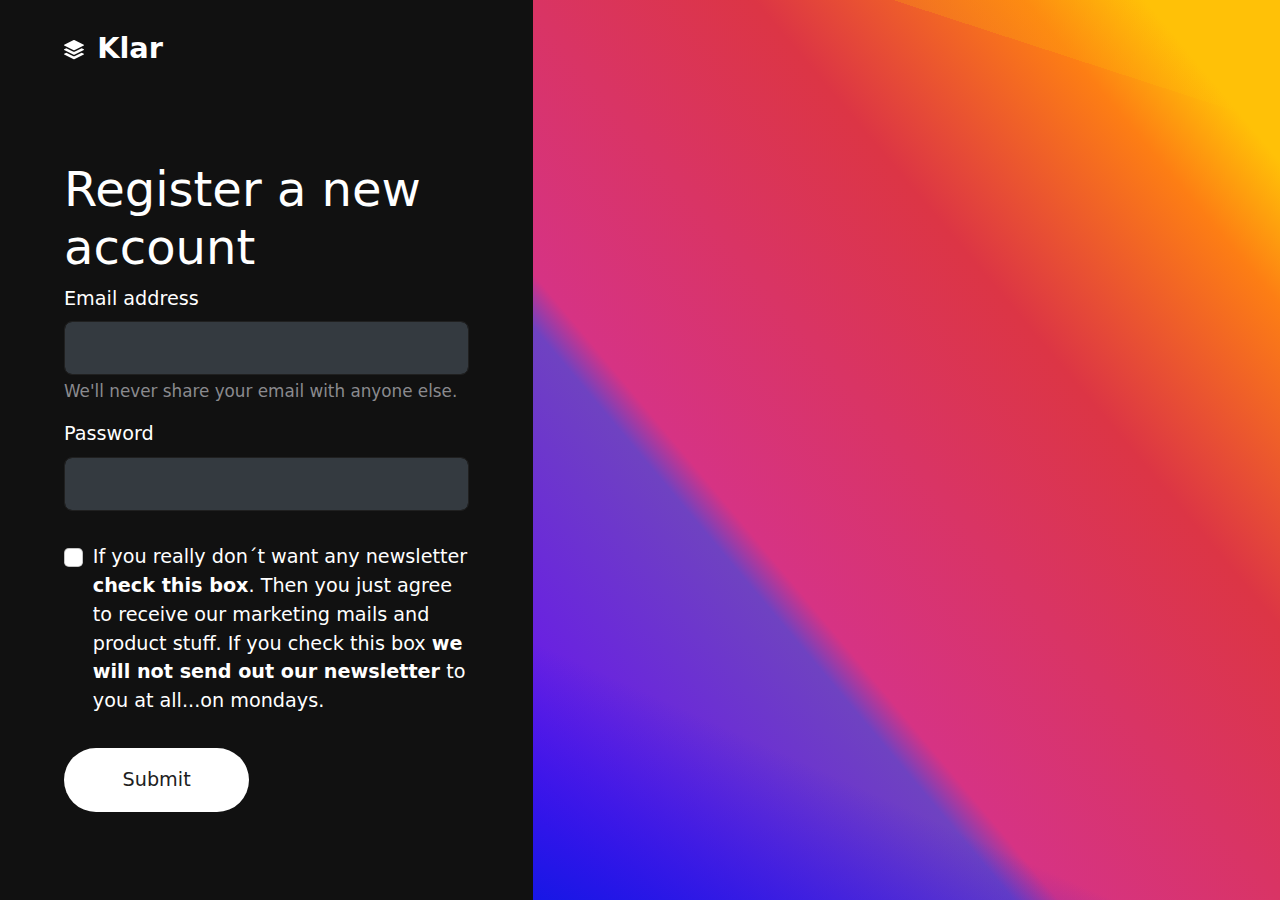
<file: klar_template_1_0/system.html>
<!doctype html>
<html class="h-100" lang="en">

  <head>
      <meta charset="utf-8">
  <meta name="viewport" content="width=device-width,initial-scale=1,shrink-to-fit=no">
  <meta name="description" content="A well made and handcrafted Bootstrap 5 template">
  <link rel="apple-touch-icon" sizes="180x180" href="img/apple-touch-icon.png">
  <link rel="icon" type="image/png" sizes="32x32" href="img/favicon-32x32.png">
  <link rel="icon" type="image/png" sizes="16x16" href="img/favicon-16x16.png">
  <link rel="icon" type="image/png" sizes="96x96" href="img/favicon.png">
  <meta name="author" content="Holger Koenemann">
  <meta name="generator" content="Eleventy v2.0.0">
  <meta name="HandheldFriendly" content="true">
  <title>Register a new account</title>
  <link rel="stylesheet" href="css/theme.min.css">


  </head>

  <body class="d-flex h-100 w-100 bg-black text-white" data-bs-spy="scroll" data-bs-target="#navScroll">

    <div class="h-100 container-fluid">
      <div class="h-100 row d-flex align-items-stretch">
        
          <div class="col-12 col-md-7 col-lg-6 col-xl-5 d-flex align-items-start flex-column px-vw-5">
          
            <header class="mb-auto py-vh-2 col-12">
              <a class="navbar-brand pe-md-4 fs-4 col-12 col-md-auto text-center" href="index.html">
  <svg xmlns="http://www.w3.org/2000/svg" width="20" height="20" fill="currentColor" class="bi bi-stack" viewBox="0 0 16 16">
    <path d="m14.12 10.163 1.715.858c.22.11.22.424 0 .534L8.267 15.34a.598.598 0 0 1-.534 0L.165 11.555a.299.299 0 0 1 0-.534l1.716-.858 5.317 2.659c.505.252 1.1.252 1.604 0l5.317-2.66zM7.733.063a.598.598 0 0 1 .534 0l7.568 3.784a.3.3 0 0 1 0 .535L8.267 8.165a.598.598 0 0 1-.534 0L.165 4.382a.299.299 0 0 1 0-.535L7.733.063z"/>
    <path d="m14.12 6.576 1.715.858c.22.11.22.424 0 .534l-7.568 3.784a.598.598 0 0 1-.534 0L.165 7.968a.299.299 0 0 1 0-.534l1.716-.858 5.317 2.659c.505.252 1.1.252 1.604 0l5.317-2.659z"/>
  </svg>
  <span class="ms-md-1 mt-1 fw-bolder me-md-5">Klar</span>
</a>

            </header>
            <main class="mb-auto col-12">
              <h1>Register a new account</h1>
              
<form class="row">
  <div class="col-12">
  <div class="mb-3">
    <label for="exampleInputEmail1" class="form-label">Email address</label>
    <input type="email" class="form-control form-control-lg bg-gray-800 border-dark" id="exampleInputEmail1" aria-describedby="emailHelp">
    <div id="emailHelp" class="form-text">We'll never share your email with anyone else.</div>
  </div>
  <div class="mb-3">
    <label for="exampleInputPassword1" class="form-label">Password</label>
    <input type="password" class="form-control form-control-lg bg-gray-800 border-dark" id="exampleInputPassword1">
  </div>
  <div class="mb-3 form-check py-3">
    <input type="checkbox" class="form-check-input" id="exampleCheck1">
    <label class="form-check-label" for="exampleCheck1">If you really don´t want any newsletter <strong>check this box</strong>. Then you just agree to receive our marketing mails and product stuff. If you check this box <strong>we will not send out our newsletter</strong> to you at all...on mondays.</label>
  </div>
  <button type="submit" class="btn btn-white btn-xl mb-4">Submit</button>
</div>
</form>

            </main>
          </div>
          
            <div class="col-12 col-md-5 col-lg-6 col-xl-7 gradient"></div>
          
        </div>

      </div></body>
    </html>
</file>
<file: klar_template_1_0/css/theme.min.css>
/*!
   * Bootstrap  v5.2.1 (https://getbootstrap.com/)
   * Copyright 2011-2022 The Bootstrap Authors
   * Copyright 2011-2022 Twitter, Inc.
   * Licensed under MIT (https://github.com/twbs/bootstrap/blob/main/LICENSE)
   */:root{--bs-blue:#1717e5;--bs-indigo:#6610f2;--bs-purple:#6f42c1;--bs-pink:#d63384;--bs-red:#dc3545;--bs-orange:#fd7e14;--bs-yellow:#ffc107;--bs-green:#198754;--bs-teal:#20c997;--bs-cyan:#0dcaf0;--bs-white:#fff;--bs-gray:#8a8a8e;--bs-gray-dark:#343a40;--bs-gray-100:#f8f9fa;--bs-gray-200:#e9ecef;--bs-gray-300:#dee2e6;--bs-gray-400:#ced4da;--bs-gray-500:#adb5bd;--bs-gray-600:#8a8a8e;--bs-gray-700:#495057;--bs-gray-800:#343a40;--bs-gray-900:#202020;--bs-primary:#1717e5;--bs-secondary:#8a8a8e;--bs-success:#198754;--bs-info:#0dcaf0;--bs-warning:#ffc107;--bs-danger:#dc3545;--bs-light:#f8f9fa;--bs-dark:#202020;--bs-primary-rgb:23,23,229;--bs-secondary-rgb:138,138,142;--bs-success-rgb:25,135,84;--bs-info-rgb:13,202,240;--bs-warning-rgb:255,193,7;--bs-danger-rgb:220,53,69;--bs-light-rgb:248,249,250;--bs-dark-rgb:32,32,32;--bs-white-rgb:255,255,255;--bs-black-rgb:17,17,17;--bs-body-color-rgb:32,32,32;--bs-body-bg-rgb:255,255,255;--bs-font-sans-serif:"Inter",system-ui,-apple-system,"Segoe UI",Roboto,"Helvetica Neue",Arial,"Noto Sans",sans-serif,"Apple Color Emoji","Segoe UI Emoji","Segoe UI Symbol","Noto Color Emoji";--bs-font-monospace:SFMono-Regular,Menlo,Monaco,Consolas,"Liberation Mono","Courier New",monospace;--bs-gradient:linear-gradient(180deg, rgba(255, 255, 255, 0.15), rgba(255, 255, 255, 0));--bs-body-font-family:var(--bs-font-sans-serif);--bs-body-font-size:1.2rem;--bs-body-font-weight:400;--bs-body-line-height:1.5;--bs-body-color:#202020;--bs-body-bg:#fff;--bs-border-width:1px;--bs-border-style:solid;--bs-border-color:#dee2e6;--bs-border-color-translucent:rgba(17, 17, 17, 0.175);--bs-border-radius:0.375rem;--bs-border-radius-sm:0.25rem;--bs-border-radius-lg:0.5rem;--bs-border-radius-xl:1rem;--bs-border-radius-2xl:2rem;--bs-border-radius-pill:50rem;--bs-link-color:#1717e5;--bs-link-hover-color:#1212b7;--bs-code-color:#d63384;--bs-highlight-bg:#fff3cd}*,::after,::before{box-sizing:border-box}@media (prefers-reduced-motion:no-preference){:root{scroll-behavior:smooth}}body{margin:0;font-family:var(--bs-body-font-family);font-size:var(--bs-body-font-size);font-weight:var(--bs-body-font-weight);line-height:var(--bs-body-line-height);color:var(--bs-body-color);text-align:var(--bs-body-text-align);background-color:var(--bs-body-bg);-webkit-text-size-adjust:100%;-webkit-tap-highlight-color:rgba(17,17,17,0)}.h1,.h2,.h3,.h4,.h5,.h6,h1,h2,h3,h4,h5,h6{margin-top:0;margin-bottom:.5rem;font-weight:500;line-height:1.2}.h1,h1{font-size:calc(1.425rem + 2.1vw)}@media (min-width:1200px){.h1,h1{font-size:3rem}}.h2,h2{font-size:calc(1.365rem + 1.38vw)}@media (min-width:1200px){.h2,h2{font-size:2.4rem}}.h3,h3{font-size:calc(1.335rem + 1.02vw)}@media (min-width:1200px){.h3,h3{font-size:2.1rem}}.h4,h4{font-size:calc(1.305rem + .66vw)}@media (min-width:1200px){.h4,h4{font-size:1.8rem}}.h5,h5{font-size:calc(1.275rem + .3vw)}@media (min-width:1200px){.h5,h5{font-size:1.5rem}}.h6,h6{font-size:1.2rem}p{margin-top:0;margin-bottom:1rem}address{margin-bottom:1rem;font-style:normal;line-height:inherit}ul{padding-left:2rem}ul{margin-top:0;margin-bottom:1rem}ul ul{margin-bottom:0}strong{font-weight:bolder}.small,small{font-size:.875em}a{color:var(--bs-link-color);text-decoration:underline}a:hover{color:var(--bs-link-hover-color)}a:not([href]):not([class]),a:not([href]):not([class]):hover{color:inherit;text-decoration:none}img,svg{vertical-align:middle}label{display:inline-block}button{border-radius:0}button:focus:not(:focus-visible){outline:0}button,input{margin:0;font-family:inherit;font-size:inherit;line-height:inherit}button{text-transform:none}[type=button],[type=submit],button{-webkit-appearance:button}[type=button]:not(:disabled),[type=submit]:not(:disabled),button:not(:disabled){cursor:pointer}::-moz-focus-inner{padding:0;border-style:none}::-webkit-datetime-edit-day-field,::-webkit-datetime-edit-fields-wrapper,::-webkit-datetime-edit-hour-field,::-webkit-datetime-edit-minute,::-webkit-datetime-edit-month-field,::-webkit-datetime-edit-text,::-webkit-datetime-edit-year-field{padding:0}::-webkit-inner-spin-button{height:auto}::-webkit-search-decoration{-webkit-appearance:none}::-webkit-color-swatch-wrapper{padding:0}::file-selector-button{font:inherit;-webkit-appearance:button}.lead{font-size:calc(1.2846rem + .4152vw);font-weight:300}@media (min-width:1200px){.lead{font-size:1.596rem}}.display-1{font-size:calc(1.625rem + 4.5vw);font-weight:300;line-height:1.2}@media (min-width:1200px){.display-1{font-size:5rem}}.display-4{font-size:calc(1.475rem + 2.7vw);font-weight:300;line-height:1.2}@media (min-width:1200px){.display-4{font-size:3.5rem}}.img-fluid{max-width:100%;height:auto}.container,.container-fluid{--bs-gutter-x:4vw;--bs-gutter-y:0;width:100%;padding-right:calc(var(--bs-gutter-x) * .5);padding-left:calc(var(--bs-gutter-x) * .5);margin-right:auto;margin-left:auto}@media (min-width:576px){.container{max-width:540px}}@media (min-width:768px){.container{max-width:720px}}@media (min-width:992px){.container{max-width:960px}}@media (min-width:1200px){.container{max-width:1140px}}@media (min-width:1680px){.container{max-width:1600px}}.row{--bs-gutter-x:4vw;--bs-gutter-y:0;display:flex;flex-wrap:wrap;margin-top:calc(-1 * var(--bs-gutter-y));margin-right:calc(-.5 * var(--bs-gutter-x));margin-left:calc(-.5 * var(--bs-gutter-x))}.row>*{flex-shrink:0;width:100%;max-width:100%;padding-right:calc(var(--bs-gutter-x) * .5);padding-left:calc(var(--bs-gutter-x) * .5);margin-top:var(--bs-gutter-y)}.col{flex:1 0 0%}.col-5{flex:0 0 auto;width:41.66667%}.col-6{flex:0 0 auto;width:50%}.col-12{flex:0 0 auto;width:100%}.offset-1{margin-left:8.33333%}.g-5,.gx-5{--bs-gutter-x:3rem}.g-5{--bs-gutter-y:3rem}@media (min-width:768px){.col-md-auto{flex:0 0 auto;width:auto}.col-md-5{flex:0 0 auto;width:41.66667%}.col-md-6{flex:0 0 auto;width:50%}.col-md-7{flex:0 0 auto;width:58.33333%}}@media (min-width:992px){.col-lg-3{flex:0 0 auto;width:25%}.col-lg-4{flex:0 0 auto;width:33.33333%}.col-lg-5{flex:0 0 auto;width:41.66667%}.col-lg-6{flex:0 0 auto;width:50%}.col-lg-7{flex:0 0 auto;width:58.33333%}.col-lg-10{flex:0 0 auto;width:83.33333%}.offset-lg-1{margin-left:8.33333%}}@media (min-width:1200px){.col-xl-5{flex:0 0 auto;width:41.66667%}.col-xl-7{flex:0 0 auto;width:58.33333%}.col-xl-8{flex:0 0 auto;width:66.66667%}.col-xl-9{flex:0 0 auto;width:75%}.col-xl-10{flex:0 0 auto;width:83.33333%}}.form-label{margin-bottom:.5rem}.form-text{margin-top:.25rem;font-size:.875em;color:#8a8a8e}.form-control{display:block;width:100%;padding:.375rem .75rem;font-size:1.2rem;font-weight:400;line-height:1.5;color:#202020;background-color:#fff;background-clip:padding-box;border:1px solid #ced4da;appearance:none;border-radius:.375rem;transition:border-color .15s ease-in-out,box-shadow .15s ease-in-out}@media (prefers-reduced-motion:reduce){.form-control{transition:none}}.form-control:focus{color:#202020;background-color:#fff;border-color:#8b8bf2;outline:0;box-shadow:0 0 0 .25rem rgba(23,23,229,.25)}.form-control::-webkit-date-and-time-value{height:1.5em}.form-control::placeholder{color:#8a8a8e;opacity:1}.form-control:disabled{background-color:#e9ecef;opacity:1}.form-control::file-selector-button{padding:.375rem .75rem;margin:-.375rem -.75rem;margin-inline-end:.75rem;color:#202020;background-color:#e9ecef;pointer-events:none;border-color:inherit;border-style:solid;border-width:0;border-inline-end-width:1px;border-radius:0;transition:color .15s ease-in-out,background-color .15s ease-in-out,border-color .15s ease-in-out,box-shadow .15s ease-in-out}@media (prefers-reduced-motion:reduce){.form-control::file-selector-button{transition:none}}.form-control:hover:not(:disabled):not([readonly])::file-selector-button{background-color:#dde0e3}.form-control-lg{min-height:calc(1.5em + 1rem + 2px);padding:.5rem 1rem;font-size:calc(1.275rem + .3vw);border-radius:.5rem}@media (min-width:1200px){.form-control-lg{font-size:1.5rem}}.form-control-lg::file-selector-button{padding:.5rem 1rem;margin:-.5rem -1rem;margin-inline-end:1rem}.form-check{display:block;min-height:1.8rem;padding-left:1.5em;margin-bottom:.125rem}.form-check .form-check-input{float:left;margin-left:-1.5em}.form-check-input{width:1em;height:1em;margin-top:.25em;vertical-align:top;background-color:#fff;background-repeat:no-repeat;background-position:center;background-size:contain;border:1px solid rgba(17,17,17,.25);appearance:none;print-color-adjust:exact}.form-check-input[type=checkbox]{border-radius:.25em}.form-check-input:active{filter:brightness(90%)}.form-check-input:focus{border-color:#8b8bf2;outline:0;box-shadow:0 0 0 .25rem rgba(23,23,229,.25)}.form-check-input:checked{background-color:#1717e5;border-color:#1717e5}.form-check-input:checked[type=checkbox]{background-image:url("data:image/svg+xml,%3csvg xmlns='http://www.w3.org/2000/svg' viewBox='0 0 20 20'%3e%3cpath fill='none' stroke='%23fff' stroke-linecap='round' stroke-linejoin='round' stroke-width='3' d='m6 10 3 3 6-6'/%3e%3c/svg%3e")}.form-check-input[type=checkbox]:indeterminate{background-color:#1717e5;border-color:#1717e5;background-image:url("data:image/svg+xml,%3csvg xmlns='http://www.w3.org/2000/svg' viewBox='0 0 20 20'%3e%3cpath fill='none' stroke='%23fff' stroke-linecap='round' stroke-linejoin='round' stroke-width='3' d='M6 10h8'/%3e%3c/svg%3e")}.form-check-input:disabled{pointer-events:none;filter:none;opacity:.5}.form-check-input:disabled~.form-check-label{cursor:default;opacity:.5}.btn{--bs-btn-padding-x:0.75rem;--bs-btn-padding-y:0.375rem;--bs-btn-font-size:1.2rem;--bs-btn-font-weight:400;--bs-btn-line-height:1.5;--bs-btn-color:#202020;--bs-btn-bg:transparent;--bs-btn-border-width:1px;--bs-btn-border-color:transparent;--bs-btn-border-radius:99rem;--bs-btn-hover-border-color:transparent;--bs-btn-box-shadow:inset 0 1px 0 rgba(255, 255, 255, 0.15),0 1px 1px rgba(17, 17, 17, 0.075);--bs-btn-disabled-opacity:0.65;--bs-btn-focus-box-shadow:0 0 0 0.25rem rgba(var(--bs-btn-focus-shadow-rgb), .5);display:inline-block;padding:var(--bs-btn-padding-y) var(--bs-btn-padding-x);font-family:var(--bs-btn-font-family);font-size:var(--bs-btn-font-size);font-weight:var(--bs-btn-font-weight);line-height:var(--bs-btn-line-height);color:var(--bs-btn-color);text-align:center;text-decoration:none;vertical-align:middle;cursor:pointer;user-select:none;border:var(--bs-btn-border-width) solid var(--bs-btn-border-color);border-radius:var(--bs-btn-border-radius);background-color:var(--bs-btn-bg);transition:color .15s ease-in-out,background-color .15s ease-in-out,border-color .15s ease-in-out,box-shadow .15s ease-in-out}@media (prefers-reduced-motion:reduce){.btn{transition:none}}.btn:first-child:hover,:not(.btn-check)+.btn:hover{color:var(--bs-btn-hover-color);background-color:var(--bs-btn-hover-bg);border-color:var(--bs-btn-hover-border-color)}.btn:focus-visible{color:var(--bs-btn-hover-color);background-color:var(--bs-btn-hover-bg);border-color:var(--bs-btn-hover-border-color);outline:0;box-shadow:var(--bs-btn-focus-box-shadow)}.btn.active,.btn.show,.btn:first-child:active,:not(.btn-check)+.btn:active{color:var(--bs-btn-active-color);background-color:var(--bs-btn-active-bg);border-color:var(--bs-btn-active-border-color)}.btn.active:focus-visible,.btn.show:focus-visible,.btn:first-child:active:focus-visible,:not(.btn-check)+.btn:active:focus-visible{box-shadow:var(--bs-btn-focus-box-shadow)}.btn:disabled{color:var(--bs-btn-disabled-color);pointer-events:none;background-color:var(--bs-btn-disabled-bg);border-color:var(--bs-btn-disabled-border-color);opacity:var(--bs-btn-disabled-opacity)}.btn-light{--bs-btn-color:#111;--bs-btn-bg:#f8f9fa;--bs-btn-border-color:#f8f9fa;--bs-btn-hover-color:#111;--bs-btn-hover-bg:#d3d4d5;--bs-btn-hover-border-color:#c6c7c8;--bs-btn-focus-shadow-rgb:213,214,215;--bs-btn-active-color:#111;--bs-btn-active-bg:#c6c7c8;--bs-btn-active-border-color:#babbbc;--bs-btn-active-shadow:inset 0 3px 5px rgba(17, 17, 17, 0.125);--bs-btn-disabled-color:#111;--bs-btn-disabled-bg:#f8f9fa;--bs-btn-disabled-border-color:#f8f9fa}.btn-outline-light{--bs-btn-color:#f8f9fa;--bs-btn-border-color:#f8f9fa;--bs-btn-hover-color:#111;--bs-btn-hover-bg:#f8f9fa;--bs-btn-hover-border-color:#f8f9fa;--bs-btn-focus-shadow-rgb:248,249,250;--bs-btn-active-color:#111;--bs-btn-active-bg:#f8f9fa;--bs-btn-active-border-color:#f8f9fa;--bs-btn-active-shadow:inset 0 3px 5px rgba(17, 17, 17, 0.125);--bs-btn-disabled-color:#f8f9fa;--bs-btn-disabled-bg:transparent;--bs-btn-disabled-border-color:#f8f9fa;--bs-gradient:none}.fade{transition:opacity .15s linear}@media (prefers-reduced-motion:reduce){.fade{transition:none}}.fade:not(.show){opacity:0}.collapse:not(.show){display:none}.collapsing{height:0;overflow:hidden;transition:height .35s ease}@media (prefers-reduced-motion:reduce){.collapsing{transition:none}}.nav{--bs-nav-link-padding-x:1rem;--bs-nav-link-padding-y:0.5rem;--bs-nav-link-color:var(--bs-link-color);--bs-nav-link-hover-color:var(--bs-link-hover-color);--bs-nav-link-disabled-color:#8a8a8e;display:flex;flex-wrap:wrap;padding-left:0;margin-bottom:0;list-style:none}.nav-link{display:block;padding:var(--bs-nav-link-padding-y) var(--bs-nav-link-padding-x);font-size:var(--bs-nav-link-font-size);font-weight:var(--bs-nav-link-font-weight);color:var(--bs-nav-link-color);text-decoration:none;transition:color .15s ease-in-out,background-color .15s ease-in-out,border-color .15s ease-in-out}@media (prefers-reduced-motion:reduce){.nav-link{transition:none}}.nav-link:focus,.nav-link:hover{color:var(--bs-nav-link-hover-color)}.navbar{--bs-navbar-padding-x:0;--bs-navbar-padding-y:0.5rem;--bs-navbar-color:rgba(17, 17, 17, 0.7);--bs-navbar-hover-color:rgba(17, 17, 17, 0.8);--bs-navbar-disabled-color:rgba(17, 17, 17, 0.3);--bs-navbar-active-color:rgba(17, 17, 17, 0.9);--bs-navbar-brand-padding-y:0.275rem;--bs-navbar-brand-margin-end:1rem;--bs-navbar-brand-font-size:1.5rem;--bs-navbar-brand-color:rgba(17, 17, 17, 0.9);--bs-navbar-brand-hover-color:rgba(17, 17, 17, 0.9);--bs-navbar-nav-link-padding-x:0.5rem;--bs-navbar-toggler-padding-y:0.25rem;--bs-navbar-toggler-padding-x:0.75rem;--bs-navbar-toggler-font-size:1.5rem;--bs-navbar-toggler-icon-bg:url("data:image/svg+xml,%3csvg xmlns='http://www.w3.org/2000/svg' viewBox='0 0 30 30'%3e%3cpath stroke='rgba%2817, 17, 17, 0.7%29' stroke-linecap='round' stroke-miterlimit='10' stroke-width='2' d='M4 7h22M4 15h22M4 23h22'/%3e%3c/svg%3e");--bs-navbar-toggler-border-color:rgba(17, 17, 17, 0.1);--bs-navbar-toggler-border-radius:99rem;--bs-navbar-toggler-focus-width:0.25rem;--bs-navbar-toggler-transition:box-shadow 0.15s ease-in-out;position:relative;display:flex;flex-wrap:wrap;align-items:center;justify-content:space-between;padding:var(--bs-navbar-padding-y) var(--bs-navbar-padding-x)}.navbar>.container,.navbar>.container-fluid{display:flex;flex-wrap:inherit;align-items:center;justify-content:space-between}.navbar-brand{padding-top:var(--bs-navbar-brand-padding-y);padding-bottom:var(--bs-navbar-brand-padding-y);margin-right:var(--bs-navbar-brand-margin-end);font-size:var(--bs-navbar-brand-font-size);color:var(--bs-navbar-brand-color);text-decoration:none;white-space:nowrap}.navbar-brand:focus,.navbar-brand:hover{color:var(--bs-navbar-brand-hover-color)}.navbar-nav{--bs-nav-link-padding-x:0;--bs-nav-link-padding-y:0.5rem;--bs-nav-link-color:var(--bs-navbar-color);--bs-nav-link-hover-color:var(--bs-navbar-hover-color);--bs-nav-link-disabled-color:var(--bs-navbar-disabled-color);display:flex;flex-direction:column;padding-left:0;margin-bottom:0;list-style:none}.navbar-nav .nav-link.active,.navbar-nav .show>.nav-link{color:var(--bs-navbar-active-color)}.navbar-dark{--bs-navbar-color:rgba(255, 255, 255, 0.55);--bs-navbar-hover-color:rgba(255, 255, 255, 0.75);--bs-navbar-disabled-color:rgba(255, 255, 255, 0.25);--bs-navbar-active-color:#fff;--bs-navbar-brand-color:#fff;--bs-navbar-brand-hover-color:#fff;--bs-navbar-toggler-border-color:rgba(255, 255, 255, 0.1);--bs-navbar-toggler-icon-bg:url("data:image/svg+xml,%3csvg xmlns='http://www.w3.org/2000/svg' viewBox='0 0 30 30'%3e%3cpath stroke='rgba%28255, 255, 255, 0.55%29' stroke-linecap='round' stroke-miterlimit='10' stroke-width='2' d='M4 7h22M4 15h22M4 23h22'/%3e%3c/svg%3e")}.card{--bs-card-spacer-y:1rem;--bs-card-spacer-x:1rem;--bs-card-title-spacer-y:0.5rem;--bs-card-border-width:1px;--bs-card-border-color:var(--bs-border-color-translucent);--bs-card-border-radius:0.375rem;--bs-card-inner-border-radius:calc(0.375rem - 1px);--bs-card-cap-padding-y:0.5rem;--bs-card-cap-padding-x:1rem;--bs-card-cap-bg:rgba(17, 17, 17, 0.03);--bs-card-bg:#fff;--bs-card-img-overlay-padding:1rem;--bs-card-group-margin:2vw;position:relative;display:flex;flex-direction:column;min-width:0;height:var(--bs-card-height);word-wrap:break-word;background-color:var(--bs-card-bg);background-clip:border-box;border:var(--bs-card-border-width) solid var(--bs-card-border-color);border-radius:var(--bs-card-border-radius)}.card>.list-group{border-top:inherit;border-bottom:inherit}.card>.list-group:first-child{border-top-width:0;border-top-left-radius:var(--bs-card-inner-border-radius);border-top-right-radius:var(--bs-card-inner-border-radius)}.card>.list-group:last-child{border-bottom-width:0;border-bottom-right-radius:var(--bs-card-inner-border-radius);border-bottom-left-radius:var(--bs-card-inner-border-radius)}@keyframes progress-bar-stripes{0%{background-position-x:1rem}}.list-group{--bs-list-group-color:#202020;--bs-list-group-bg:#fff;--bs-list-group-border-color:rgba(17, 17, 17, 0.125);--bs-list-group-border-width:1px;--bs-list-group-border-radius:0.375rem;--bs-list-group-item-padding-x:1rem;--bs-list-group-item-padding-y:0.5rem;--bs-list-group-action-color:#495057;--bs-list-group-action-hover-color:#495057;--bs-list-group-action-hover-bg:#f8f9fa;--bs-list-group-action-active-color:#202020;--bs-list-group-action-active-bg:#e9ecef;--bs-list-group-disabled-color:#8a8a8e;--bs-list-group-disabled-bg:#fff;--bs-list-group-active-color:#fff;--bs-list-group-active-bg:#1717e5;--bs-list-group-active-border-color:#1717e5;display:flex;flex-direction:column;padding-left:0;margin-bottom:0;border-radius:var(--bs-list-group-border-radius)}.list-group-horizontal{flex-direction:row}@keyframes spinner-border{to{transform:rotate(360deg)}}@keyframes spinner-grow{0%{transform:scale(0)}50%{opacity:1;transform:none}}@keyframes placeholder-glow{50%{opacity:.2}}@keyframes placeholder-wave{100%{mask-position:-200% 0}}.fixed-top{position:fixed;top:0;right:0;left:0;z-index:1030}.opacity-75{opacity:.75!important}.overflow-hidden{overflow:hidden!important}.d-flex{display:flex!important}.shadow{box-shadow:0 1rem 3rem rgba(17,17,17,.5)!important}.shadow-sm{box-shadow:0 1rem 1.5rem rgba(17,17,17,.25)!important}.position-relative{position:relative!important}.position-absolute{position:absolute!important}.top-0{top:0!important}.bottom-0{bottom:0!important}.start-0{left:0!important}.border-top{border-top:var(--bs-border-width) var(--bs-border-style) var(--bs-border-color)!important}.border-end{border-right:var(--bs-border-width) var(--bs-border-style) var(--bs-border-color)!important}.border-bottom{border-bottom:var(--bs-border-width) var(--bs-border-style) var(--bs-border-color)!important}.border-secondary{--bs-border-opacity:1;border-color:rgba(var(--bs-secondary-rgb),var(--bs-border-opacity))!important}.border-dark{--bs-border-opacity:1;border-color:rgba(var(--bs-dark-rgb),var(--bs-border-opacity))!important}.border-5{--bs-border-width:5px}.w-100{width:100%!important}.h-50{height:50%!important}.h-100{height:100%!important}.flex-column{flex-direction:column!important}.justify-content-start{justify-content:flex-start!important}.justify-content-center{justify-content:center!important}.align-items-start{align-items:flex-start!important}.align-items-center{align-items:center!important}.align-items-stretch{align-items:stretch!important}.mx-auto{margin-right:auto!important;margin-left:auto!important}.my-5{margin-top:3rem!important;margin-bottom:3rem!important}.mt-0{margin-top:0!important}.mt-1{margin-top:.25rem!important}.mt-3{margin-top:1rem!important}.mt-5{margin-top:3rem!important}.me-2{margin-right:.5rem!important}.me-3{margin-right:1rem!important}.mb-2{margin-bottom:.5rem!important}.mb-3{margin-bottom:1rem!important}.mb-4{margin-bottom:1.5rem!important}.mb-5{margin-bottom:3rem!important}.mb-auto{margin-bottom:auto!important}.ms-5{margin-left:3rem!important}.mb-n5{margin-bottom:-3rem!important}.p-0{padding:0!important}.p-5{padding:3rem!important}.px-0{padding-right:0!important;padding-left:0!important}.py-3{padding-top:1rem!important;padding-bottom:1rem!important}.py-4{padding-top:1.5rem!important;padding-bottom:1.5rem!important}.py-5{padding-top:3rem!important;padding-bottom:3rem!important}.pt-0{padding-top:0!important}.pt-3{padding-top:1rem!important}.pt-5{padding-top:3rem!important}.pb-0{padding-bottom:0!important}.pb-4{padding-bottom:1.5rem!important}.fs-1{font-size:calc(1.425rem + 2.1vw)!important}.fs-4{font-size:calc(1.305rem + .66vw)!important}.fs-5{font-size:calc(1.275rem + .3vw)!important}.fs-6{font-size:1.2rem!important}.fw-light{font-weight:300!important}.fw-lighter{font-weight:lighter!important}.fw-bold{font-weight:700!important}.fw-bolder{font-weight:bolder!important}.lh-1{line-height:1!important}.text-center{text-align:center!important}.text-secondary{--bs-text-opacity:1;color:rgba(var(--bs-secondary-rgb),var(--bs-text-opacity))!important}.text-white{--bs-text-opacity:1;color:rgba(var(--bs-white-rgb),var(--bs-text-opacity))!important}.text-muted{--bs-text-opacity:1;color:#8a8a8e!important}.bg-dark{--bs-bg-opacity:1;background-color:rgba(var(--bs-dark-rgb),var(--bs-bg-opacity))!important}.bg-black{--bs-bg-opacity:1;background-color:rgba(var(--bs-black-rgb),var(--bs-bg-opacity))!important}.bg-transparent{--bs-bg-opacity:1;background-color:transparent!important}.rounded-5{border-radius:var(--bs-border-radius-2xl)!important}.rounded-circle{border-radius:50%!important}@media (min-width:768px){.me-md-5{margin-right:3rem!important}.ms-md-1{margin-left:.25rem!important}.pe-md-4{padding-right:1.5rem!important}}@media (min-width:992px){.mb-lg-0{margin-bottom:0!important}.text-lg-start{text-align:left!important}.text-lg-end{text-align:right!important}}@media (min-width:1200px){.fs-1{font-size:3rem!important}.fs-4{font-size:1.8rem!important}.fs-5{font-size:1.5rem!important}}html{scroll-behavior:smooth}.btn,.nav-link.collapsed,.navbar,.scrolled,.shadow,a,img{transition:all .5s ease-in-out 0s}.bg-cover{background-size:cover;background-position:center center}.navbar{padding-top:32px;padding-bottom:32px}.navbar.scrolled{padding-top:12px;padding-bottom:12px;background-color:#111}.link-fancy{color:#1717e5;text-decoration:none;display:inline-block;position:relative}.link-fancy-light{color:#fff}.link-fancy:hover{color:#8a8a8e}.link-fancy-light:hover{color:#8a8a8e}.link-fancy:before{content:'';display:block;height:1px;width:100%;transform-origin:left;position:absolute;left:0;bottom:0;background-image:linear-gradient(90deg,#1717e5 0,#1717e5 25%,transparent 0,transparent 50%,#1717e5 0,#1717e5 75%,transparent 0,transparent);background-repeat:no-repeat;background-position:0;background-size:400% 1px;transition:background-position .8s ease-in-out}.link-fancy-light:before{background-image:linear-gradient(90deg,#fff 0,#fff 25%,transparent 0,transparent 50%,#fff 0,#fff 75%,transparent 0,transparent)}.link-fancy:hover:before{background-position:100%}.display-huge{font-size:calc(2.5rem + 1.5vw);font-weight:600;letter-spacing:-.02rem}.navbar-dark a.nav-link{color:#fff;border-bottom:2px solid transparent;margin:0 1rem;font-size:1.33rem}.navbar-dark a.nav-link:hover{border-bottom:2px solid #fff}.gradient{background-image:linear-gradient(24deg,#1717e5,transparent 21%),linear-gradient(198deg,rgba(255,193,7,.2) 11%,transparent 0),linear-gradient(50deg,#6610f2 5%,#6f42c1 32%,#d63384 35%,#dc3545 65%,#fd7e14 83%,#ffc107 91%)}.display-4{font-weight:500}.no-bottom-radius{border-bottom-left-radius:0!important;border-bottom-right-radius:0!important}.btn-xl{--bs-btn-padding-y:calc(.75rem + .5vh);--bs-btn-padding-x:calc(2rem + 2vw);--bs-btn-font-size:1.2rem;--bs-btn-border-radius:99rem}.btn-white{background-color:#fff;color:#202020}.btn-white:hover{background-color:#f8f9fa;color:#202020}.bg-cover{background-size:cover}.bg-center{background-position:center center}.bg-gray-800{background-color:#343a40}.bg-gray-900{background-color:#202020}.bg-black{background-color:#111}.py-vh-2{padding-top:3vh;padding-bottom:3vh}.py-vh-3{padding-top:6vh;padding-bottom:6vh}.py-vh-4{padding-top:9vh;padding-bottom:9vh}.py-vh-5{padding-top:12vh;padding-bottom:12vh}.px-vw-5{padding-left:5vw;padding-right:5vw}[data-aos][data-aos][data-aos-duration="300"],body[data-aos-duration="300"] [data-aos]{transition-duration:.3s}[data-aos][data-aos][data-aos-duration="400"],body[data-aos-duration="400"] [data-aos]{transition-duration:.4s}[data-aos][data-aos][data-aos-duration="500"],body[data-aos-duration="500"] [data-aos]{transition-duration:.5s}[data-aos][data-aos][data-aos-duration="700"],body[data-aos-duration="700"] [data-aos]{transition-duration:.7s}[data-aos][data-aos][data-aos-duration="800"],body[data-aos-duration="800"] [data-aos]{transition-duration:.8s}[data-aos][data-aos][data-aos-duration="2000"],body[data-aos-duration="2000"] [data-aos]{transition-duration:2s}[data-aos][data-aos][data-aos-duration="3000"],body[data-aos-duration="3000"] [data-aos]{transition-duration:3s}[data-aos]{pointer-events:none}[data-aos].aos-animate{pointer-events:auto}@media screen{html:not(.no-js) [data-aos^=fade][data-aos^=fade]{opacity:0;transition-property:opacity,-webkit-transform;transition-property:opacity,transform;transition-property:opacity,transform,-webkit-transform}html:not(.no-js) [data-aos^=fade][data-aos^=fade].aos-animate{opacity:1;-webkit-transform:none;transform:none}html:not(.no-js) [data-aos=fade-up]{-webkit-transform:translate3d(0,100px,0);transform:translate3d(0,100px,0)}html:not(.no-js) [data-aos=fade-right]{-webkit-transform:translate3d(-100px,0,0);transform:translate3d(-100px,0,0)}html:not(.no-js) [data-aos=fade-left]{-webkit-transform:translate3d(100px,0,0);transform:translate3d(100px,0,0)}html:not(.no-js) [data-aos^=zoom][data-aos^=zoom]{opacity:0;transition-property:opacity,-webkit-transform;transition-property:opacity,transform;transition-property:opacity,transform,-webkit-transform}html:not(.no-js) [data-aos^=zoom][data-aos^=zoom].aos-animate{opacity:1;-webkit-transform:translateZ(0) scale(1);transform:translateZ(0) scale(1)}html:not(.no-js) [data-aos=zoom-in-up]{-webkit-transform:translate3d(0,100px,0) scale(.6);transform:translate3d(0,100px,0) scale(.6)}html:not(.no-js) [data-aos=zoom-in-right]{-webkit-transform:translate3d(-100px,0,0) scale(.6);transform:translate3d(-100px,0,0) scale(.6)}html:not(.no-js) [data-aos=zoom-in-left]{-webkit-transform:translate3d(100px,0,0) scale(.6);transform:translate3d(100px,0,0) scale(.6)}}
</file>
